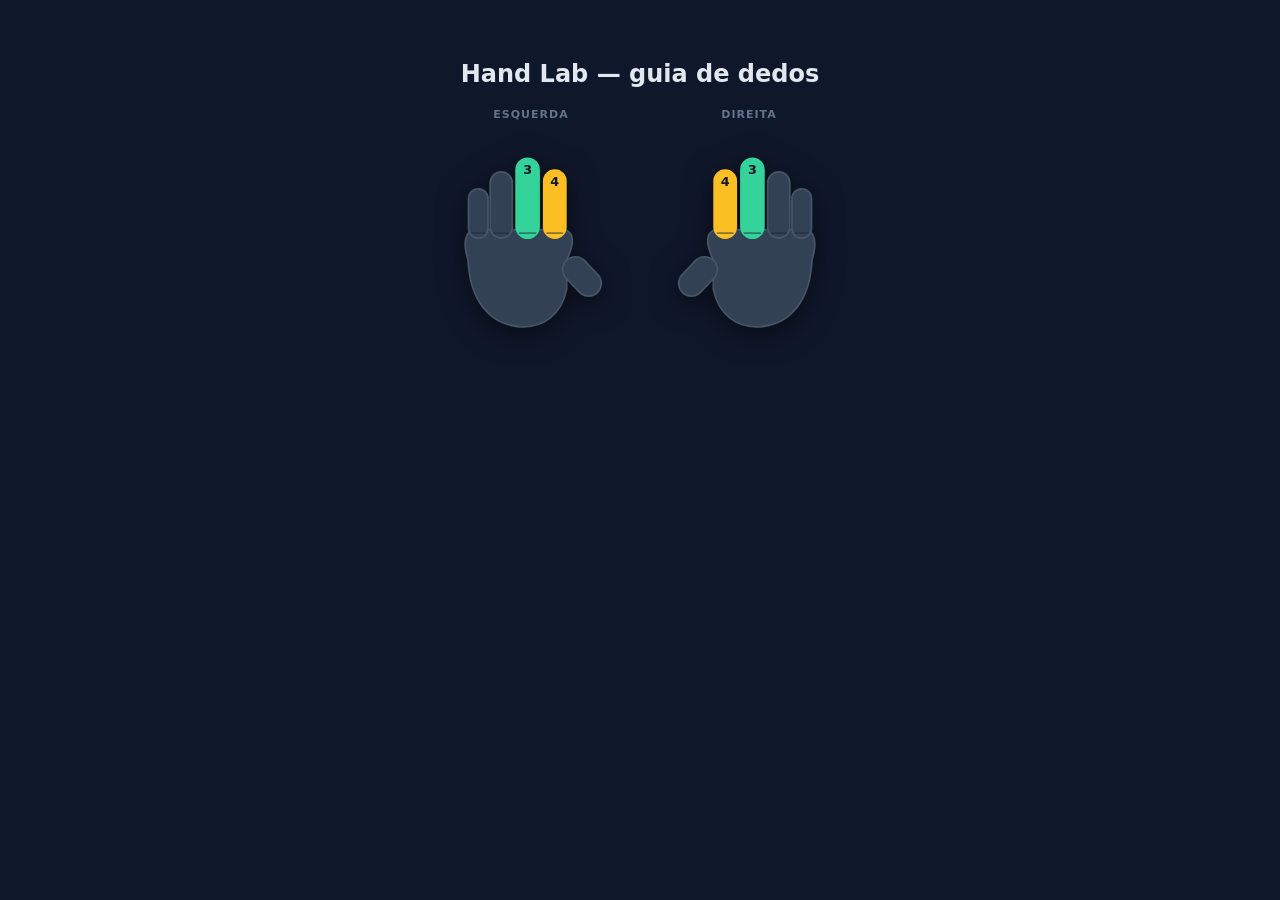
<file: hand-lab.html>
<!DOCTYPE html>
<html lang="pt-BR">
<head>
<meta charset="UTF-8">
<meta name="viewport" content="width=device-width, initial-scale=1.0">
<title>Hand Lab</title>
<style>
  body { margin:0; background:#0F172A; font-family:'Segoe UI',system-ui,sans-serif; color:#E2E8F0; padding:40px; }
  .row { display:flex; gap:48px; align-items:flex-end; justify-content:center; }
  .col { display:flex; flex-direction:column; align-items:center; gap:8px; }
  .lbl { font-size:11px; letter-spacing:1px; color:#64748B; text-transform:uppercase; font-weight:700; }
  h2 { text-align:center; font-weight:800; }
</style>
</head>
<body>
<h2>Hand Lab — guia de dedos</h2>
<div class="row" id="stage"></div>

<script>
// fingers: 1 pinky, 2 ring, 3 middle, 4 index, 5 thumb
const cores = ['', '#A78BFA', '#60A5FA', '#34D399', '#FBBF24', '#F87171'];
const nomes = ['', 'Mínimo', 'Anelar', 'Médio', 'Indicador', 'Polegar'];
const ativos = new Set([3,4]); // test highlight middle + index

function hand(side) {
  // Design on a RIGHT hand, palm-down, back view, fingers up. Mirror for left.
  // viewBox 0 0 200 250. Wrist bottom-center, knuckles ~y115, fingertips vary.
  // Finger geometry: {cx of base, baseY, tipY, width}
  // For right hand: index leftmost(4) ... pinky rightmost(1), thumb(5) off to left & low.
  const fingers = {
    4: { cx: 72,  tipY: 44, w: 26 },  // index
    3: { cx: 104, tipY: 30, w: 27 },  // middle (longest)
    2: { cx: 135, tipY: 46, w: 26 },  // ring
    1: { cx: 162, tipY: 66, w: 23 },  // pinky (shortest)
  };
  const knuckleY = 118;
  const thumb = { bx: 58, by: 150, tx: 22, ty: 188, w: 30 };

  let shapes = '';
  const labels = []; // {x,y,txt} in right-hand coords
  // palm: rounded shape from wrist up to knuckle line, fanning out
  const palm = `M58,150
    C 48,128 50,118 60,114
    L 168,114
    C 178,118 180,130 174,150
    C 172,196 150,224 116,228
    C 86,231 64,214 58,184 Z`;
  shapes += `<path d="${palm}" fill="var(--skin)" stroke="var(--skinEdge)" stroke-width="2"/>`;

  // each finger as a capsule from knuckle to tip
  for (const f of [4,3,2,1]) {
    const fg = fingers[f];
    const on = ativos.has(f);
    const col = on ? cores[f] : 'var(--skin)';
    const edge = on ? col : 'var(--skinEdge)';
    const half = fg.w/2;
    const top = fg.tipY;
    const bot = knuckleY + 6;
    shapes += `<rect x="${fg.cx-half}" y="${top}" width="${fg.w}" height="${bot-top}" rx="${half}"
      fill="${col}" stroke="${edge}" stroke-width="2"/>`;
    // knuckle crease line
    shapes += `<line x1="${fg.cx-half+4}" y1="${knuckleY}" x2="${fg.cx+half-4}" y2="${knuckleY}" stroke="var(--crease)" stroke-width="2" stroke-linecap="round" opacity="0.5"/>`;
    if (on) labels.push({ x: fg.cx, y: top+19, txt: f });
  }
  // thumb capsule (rotated)
  {
    const f = 5; const on = ativos.has(f);
    const col = on ? cores[f] : 'var(--skin)';
    const edge = on ? col : 'var(--skinEdge)';
    const dx = thumb.tx-thumb.bx, dy = thumb.ty-thumb.by;
    const len = Math.hypot(dx,dy);
    const ang = Math.atan2(dy,dx)*180/Math.PI;
    shapes += `<g transform="translate(${thumb.bx},${thumb.by}) rotate(${ang})">
      <rect x="0" y="${-thumb.w/2}" width="${len}" height="${thumb.w}" rx="${thumb.w/2}" fill="${col}" stroke="${edge}" stroke-width="2"/>
    </g>`;
    if (on) labels.push({ x: (thumb.bx+thumb.tx)/2, y: (thumb.by+thumb.ty)/2+5, txt: 5 });
  }

  const flip = side==='left';
  const shapeTransform = flip ? 'scale(-1,1) translate(-200,0)' : '';
  // labels drawn upright; mirror only their x position for the left hand
  const labelSvg = labels.map(l => {
    const x = flip ? 200 - l.x : l.x;
    return `<text x="${x}" y="${l.y}" text-anchor="middle" fill="#0F172A" font-size="15" font-weight="900" font-family="system-ui">${l.txt}</text>`;
  }).join('');

  return `<svg width="170" height="220" viewBox="0 0 200 250"
    style="--skin:#334155;--skinEdge:#475569;--crease:#1E293B;filter:drop-shadow(0 6px 14px rgba(0,0,0,.5))">
    <g transform="${shapeTransform}">${shapes}</g>
    ${labelSvg}
  </svg>`;
}

document.getElementById('stage').innerHTML = `
  <div class="col"><span class="lbl">Esquerda</span>${hand('left')}</div>
  <div class="col"><span class="lbl">Direita</span>${hand('right')}</div>
`;
</script>
</body>
</html>
</file>
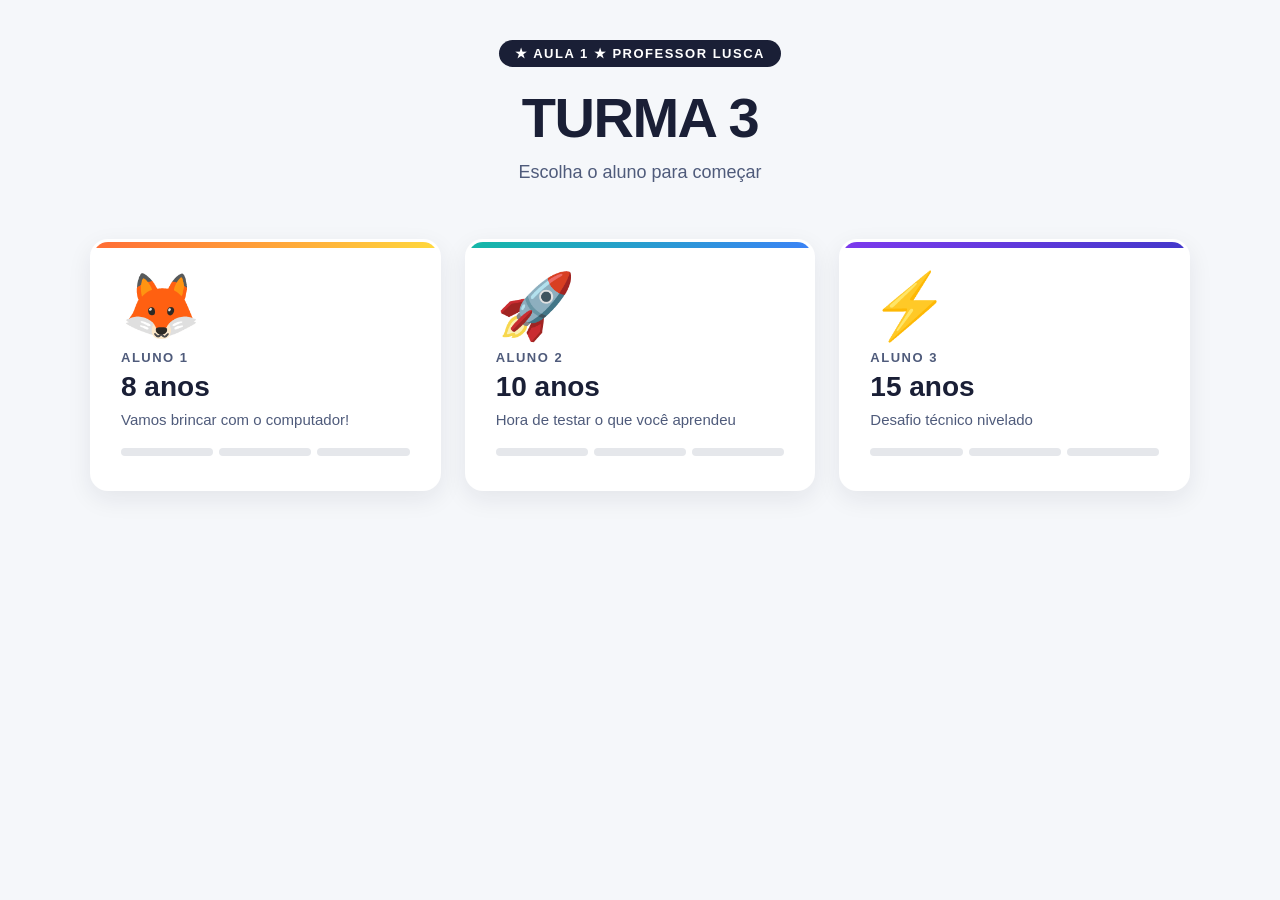
<file: quiz_turma3.html>
<!DOCTYPE html>
<html lang="pt-BR">
<head>
<meta charset="UTF-8">
<meta name="viewport" content="width=device-width, initial-scale=1.0">
<title>TURMA 3 — Aula de Informática</title>
<style>
  * { margin: 0; padding: 0; box-sizing: border-box; }

  :root {
    --bg: #F5F7FA;
    --ink: #1A1F36;
    --ink-soft: #4F5B7B;
    --card: #FFFFFF;
    --shadow: 0 8px 24px rgba(26, 31, 54, 0.08);
    --shadow-lg: 0 16px 40px rgba(26, 31, 54, 0.12);
    --radius: 18px;
    --radius-sm: 12px;

    --s1-main: #FF6B35;
    --s1-soft: #FFE5D9;
    --s1-grad: linear-gradient(135deg, #FF6B35 0%, #FFD93D 100%);

    --s2-main: #14B8A6;
    --s2-soft: #CCFBF1;
    --s2-grad: linear-gradient(135deg, #14B8A6 0%, #3B82F6 100%);

    --s3-main: #7C3AED;
    --s3-soft: #EDE9FE;
    --s3-grad: linear-gradient(135deg, #7C3AED 0%, #4338CA 100%);

    --green: #10B981;
    --red: #EF4444;
    --yellow: #F59E0B;
  }

  body {
    font-family: -apple-system, BlinkMacSystemFont, "Segoe UI", Roboto, "Helvetica Neue", sans-serif;
    background: var(--bg);
    color: var(--ink);
    min-height: 100vh;
    overflow-x: hidden;
  }

  /* === Layout base === */
  .screen { display: none; min-height: 100vh; padding: 40px 24px; }
  .screen.active { display: block; }
  .container { max-width: 1100px; margin: 0 auto; }

  /* === Botões === */
  .btn {
    display: inline-flex; align-items: center; justify-content: center; gap: 8px;
    padding: 14px 28px; border: none; border-radius: var(--radius-sm);
    font-size: 16px; font-weight: 600; cursor: pointer;
    background: var(--ink); color: white;
    transition: transform 0.15s ease, box-shadow 0.15s ease, opacity 0.15s ease;
    text-decoration: none;
  }
  .btn:hover { transform: translateY(-2px); box-shadow: var(--shadow); }
  .btn:active { transform: translateY(0); }
  .btn.ghost { background: transparent; color: var(--ink); border: 2px solid #E5E7EB; }
  .btn.ghost:hover { border-color: var(--ink); }
  .btn.success { background: var(--green); }
  .btn.danger { background: var(--red); }

  /* ============================
     TELA INICIAL — escolha aluno
     ============================ */
  .home-header { text-align: center; margin-bottom: 56px; }
  .home-tag {
    display: inline-block; padding: 6px 16px; background: var(--ink); color: white;
    border-radius: 999px; font-size: 13px; font-weight: 700; letter-spacing: 1.5px;
    margin-bottom: 18px;
  }
  .home-title { font-size: 56px; font-weight: 800; letter-spacing: -1.5px; margin-bottom: 12px; }
  .home-sub { font-size: 18px; color: var(--ink-soft); }

  .students-grid {
    display: grid; grid-template-columns: repeat(auto-fit, minmax(280px, 1fr));
    gap: 24px; margin-top: 32px;
  }
  .student-card {
    background: var(--card); border-radius: var(--radius); padding: 32px 28px;
    cursor: pointer; transition: transform 0.2s ease, box-shadow 0.2s ease;
    border: 3px solid transparent; box-shadow: var(--shadow); position: relative;
    overflow: hidden;
  }
  .student-card::before {
    content: ""; position: absolute; top: 0; left: 0; right: 0; height: 6px;
  }
  .student-card[data-s="1"]::before { background: var(--s1-grad); }
  .student-card[data-s="2"]::before { background: var(--s2-grad); }
  .student-card[data-s="3"]::before { background: var(--s3-grad); }

  .student-card:hover { transform: translateY(-6px); box-shadow: var(--shadow-lg); }
  .student-card[data-s="1"]:hover { border-color: var(--s1-main); }
  .student-card[data-s="2"]:hover { border-color: var(--s2-main); }
  .student-card[data-s="3"]:hover { border-color: var(--s3-main); }

  .student-emoji { font-size: 64px; margin-bottom: 12px; line-height: 1; }
  .student-num { font-size: 13px; font-weight: 700; letter-spacing: 1.5px; color: var(--ink-soft); margin-bottom: 6px; }
  .student-name { font-size: 28px; font-weight: 800; margin-bottom: 8px; }
  .student-age { color: var(--ink-soft); font-size: 15px; margin-bottom: 20px; }
  .student-progress { display: flex; gap: 6px; margin-top: 16px; }
  .progress-dot {
    flex: 1; height: 8px; background: #E5E7EB; border-radius: 4px;
  }
  .progress-dot.done {
    background: var(--green);
  }

  /* ============================
     MENU DO ALUNO
     ============================ */
  .student-header {
    display: flex; align-items: center; justify-content: space-between;
    margin-bottom: 40px;
  }
  .student-header-info { display: flex; align-items: center; gap: 18px; }
  .student-avatar {
    width: 64px; height: 64px; border-radius: 50%; display: flex;
    align-items: center; justify-content: center; font-size: 32px;
  }
  .student-avatar[data-s="1"] { background: var(--s1-grad); }
  .student-avatar[data-s="2"] { background: var(--s2-grad); }
  .student-avatar[data-s="3"] { background: var(--s3-grad); }
  .student-title { font-size: 24px; font-weight: 800; }
  .student-subtitle { color: var(--ink-soft); font-size: 14px; }

  .activities-grid {
    display: grid; grid-template-columns: repeat(auto-fit, minmax(280px, 1fr));
    gap: 24px;
  }
  .activity-card {
    background: var(--card); border-radius: var(--radius); padding: 32px 28px;
    cursor: pointer; transition: transform 0.2s ease, box-shadow 0.2s ease;
    box-shadow: var(--shadow); position: relative; overflow: hidden;
  }
  .activity-card:hover { transform: translateY(-4px); box-shadow: var(--shadow-lg); }
  .activity-number {
    position: absolute; top: 24px; right: 28px;
    font-size: 64px; font-weight: 900; color: rgba(0,0,0,0.05);
  }
  .activity-icon { font-size: 48px; margin-bottom: 16px; }
  .activity-title { font-size: 22px; font-weight: 800; margin-bottom: 6px; }
  .activity-desc { color: var(--ink-soft); font-size: 14px; line-height: 1.5; }
  .activity-status {
    display: inline-block; margin-top: 16px; padding: 4px 12px;
    border-radius: 999px; font-size: 12px; font-weight: 700;
    background: #E5E7EB; color: var(--ink-soft);
  }
  .activity-status.done { background: #D1FAE5; color: var(--green); }

  /* ============================
     QUIZ
     ============================ */
  .quiz-header { margin-bottom: 32px; }
  .quiz-progress-bar {
    height: 10px; background: #E5E7EB; border-radius: 5px;
    overflow: hidden; margin-top: 12px;
  }
  .quiz-progress-fill {
    height: 100%; background: var(--ink); border-radius: 5px;
    transition: width 0.3s ease;
  }
  .quiz-progress-fill[data-s="1"] { background: var(--s1-main); }
  .quiz-progress-fill[data-s="2"] { background: var(--s2-main); }
  .quiz-progress-fill[data-s="3"] { background: var(--s3-main); }

  .quiz-question {
    background: var(--card); padding: 40px; border-radius: var(--radius);
    box-shadow: var(--shadow); margin-bottom: 24px;
  }
  .quiz-q-num {
    font-size: 14px; font-weight: 700; color: var(--ink-soft);
    letter-spacing: 1.5px; margin-bottom: 12px;
  }
  .quiz-q-text { font-size: 28px; font-weight: 700; line-height: 1.3; }

  .quiz-options { display: grid; gap: 12px; }
  .quiz-option {
    background: var(--card); padding: 20px 24px; border-radius: var(--radius-sm);
    box-shadow: var(--shadow); cursor: pointer; font-size: 18px; font-weight: 600;
    border: 3px solid transparent; transition: all 0.15s ease; text-align: left;
    display: flex; align-items: center; gap: 16px;
  }
  .quiz-option:hover { transform: translateX(4px); border-color: var(--ink); }
  .quiz-option.correct {
    background: #D1FAE5; border-color: var(--green); color: #064E3B;
  }
  .quiz-option.wrong {
    background: #FEE2E2; border-color: var(--red); color: #7F1D1D;
  }
  .quiz-option.disabled { pointer-events: none; opacity: 0.5; }
  .quiz-option-letter {
    width: 40px; height: 40px; border-radius: 50%; background: #F3F4F6;
    display: flex; align-items: center; justify-content: center;
    font-weight: 800; flex-shrink: 0;
  }
  .quiz-option.correct .quiz-option-letter { background: var(--green); color: white; }
  .quiz-option.wrong .quiz-option-letter { background: var(--red); color: white; }

  .quiz-feedback {
    padding: 20px; border-radius: var(--radius-sm); margin-top: 16px;
    font-size: 16px; font-weight: 600; display: none;
  }
  .quiz-feedback.show { display: block; }
  .quiz-feedback.correct { background: #D1FAE5; color: #064E3B; }
  .quiz-feedback.wrong { background: #FEE2E2; color: #7F1D1D; }

  /* Resultado do quiz */
  .result-screen {
    text-align: center; background: var(--card); padding: 60px 40px;
    border-radius: var(--radius); box-shadow: var(--shadow);
  }
  .result-emoji { font-size: 96px; margin-bottom: 20px; }
  .result-title { font-size: 36px; font-weight: 800; margin-bottom: 12px; }
  .result-score {
    font-size: 72px; font-weight: 900; margin: 20px 0;
  }
  .result-score[data-s="1"] { color: var(--s1-main); }
  .result-score[data-s="2"] { color: var(--s2-main); }
  .result-score[data-s="3"] { color: var(--s3-main); }
  .result-msg { font-size: 18px; color: var(--ink-soft); margin-bottom: 32px; }

  /* ============================
     PAINT (canvas)
     ============================ */
  .paint-layout {
    display: grid; grid-template-columns: 220px 1fr; gap: 20px;
    margin-top: 8px;
  }
  .paint-toolbar {
    background: var(--card); border-radius: var(--radius); padding: 20px;
    box-shadow: var(--shadow); display: flex; flex-direction: column; gap: 20px;
    height: fit-content;
  }
  .tool-section { display: flex; flex-direction: column; gap: 8px; }
  .tool-label { font-size: 12px; font-weight: 700; letter-spacing: 1px; color: var(--ink-soft); }
  .color-grid { display: grid; grid-template-columns: repeat(5, 1fr); gap: 6px; }
  .color-swatch {
    aspect-ratio: 1; border-radius: 6px; cursor: pointer; border: 3px solid transparent;
    transition: transform 0.1s ease;
  }
  .color-swatch:hover { transform: scale(1.1); }
  .color-swatch.active { border-color: var(--ink); transform: scale(1.1); }
  .size-row { display: flex; gap: 8px; align-items: center; }
  .size-btn {
    flex: 1; padding: 8px; border: 2px solid #E5E7EB; background: white;
    border-radius: 8px; cursor: pointer; display: flex; align-items: center;
    justify-content: center; transition: all 0.15s ease;
  }
  .size-btn.active { border-color: var(--ink); background: var(--ink); }
  .size-btn.active .size-dot { background: white; }
  .size-dot { background: var(--ink); border-radius: 50%; }
  .tool-actions { display: flex; flex-direction: column; gap: 8px; }
  .tool-btn {
    padding: 10px 14px; border: 2px solid #E5E7EB; background: white;
    border-radius: 8px; cursor: pointer; font-weight: 600; font-size: 14px;
    transition: all 0.15s ease; display: flex; align-items: center; gap: 8px;
  }
  .tool-btn:hover { border-color: var(--ink); }
  .tool-btn.active { background: var(--ink); color: white; border-color: var(--ink); }

  .canvas-wrap {
    background: var(--card); border-radius: var(--radius); padding: 12px;
    box-shadow: var(--shadow);
  }
  #paintCanvas {
    background: white; border-radius: var(--radius-sm); display: block;
    width: 100%; height: auto; cursor: crosshair;
    border: 1px solid #E5E7EB;
  }

  /* ============================
     WORD (editor)
     ============================ */
  .word-toolbar {
    background: var(--card); border-radius: var(--radius); padding: 16px;
    box-shadow: var(--shadow); display: flex; flex-wrap: wrap; gap: 8px;
    align-items: center; margin-bottom: 16px;
  }
  .word-divider { width: 1px; height: 28px; background: #E5E7EB; margin: 0 4px; }
  .word-btn {
    width: 40px; height: 40px; border: 2px solid #E5E7EB; background: white;
    border-radius: 8px; cursor: pointer; font-weight: 700; font-size: 16px;
    display: flex; align-items: center; justify-content: center;
    transition: all 0.15s ease;
  }
  .word-btn:hover { border-color: var(--ink); }
  .word-btn.active { background: var(--ink); color: white; }
  .word-color-input { width: 40px; height: 40px; border: 2px solid #E5E7EB; border-radius: 8px; cursor: pointer; background: white; }
  .word-select {
    height: 40px; padding: 0 12px; border: 2px solid #E5E7EB; border-radius: 8px;
    font-size: 14px; font-weight: 600; cursor: pointer; background: white;
  }
  .word-prompt {
    background: #FEF3C7; border-left: 4px solid var(--yellow); padding: 16px 20px;
    border-radius: var(--radius-sm); margin-bottom: 16px;
  }
  .word-prompt-title { font-weight: 800; font-size: 14px; letter-spacing: 1px; margin-bottom: 6px; color: #92400E; }
  .word-prompt-text { color: #78350F; font-size: 15px; line-height: 1.5; }
  #wordEditor {
    background: white; min-height: 500px; padding: 40px 50px;
    border-radius: var(--radius); box-shadow: var(--shadow);
    font-size: 16px; line-height: 1.6; outline: none;
    font-family: Georgia, "Times New Roman", serif;
  }
  #wordEditor:focus { box-shadow: var(--shadow-lg); }

  /* === Top bar (volta/sair) === */
  .top-bar {
    display: flex; justify-content: space-between; align-items: center;
    margin-bottom: 28px;
  }
  .top-bar-title { font-size: 22px; font-weight: 800; }

  @media (max-width: 720px) {
    .home-title { font-size: 36px; }
    .paint-layout { grid-template-columns: 1fr; }
    .quiz-q-text { font-size: 22px; }
  }
</style>
</head>
<body>

<!-- ====================== TELA: HOME ====================== -->
<div class="screen active" id="screen-home">
  <div class="container">
    <div class="home-header">
      <div class="home-tag">★ AULA 1 ★ PROFESSOR LUSCA</div>
      <h1 class="home-title">TURMA 3</h1>
      <p class="home-sub">Escolha o aluno para começar</p>
    </div>

    <div class="students-grid">
      <div class="student-card" data-s="1" onclick="selectStudent(1)">
        <div class="student-emoji">🦊</div>
        <div class="student-num">ALUNO 1</div>
        <div class="student-name">8 anos</div>
        <div class="student-age">Vamos brincar com o computador!</div>
        <div class="student-progress">
          <div class="progress-dot" id="dot-1-quiz"></div>
          <div class="progress-dot" id="dot-1-paint"></div>
          <div class="progress-dot" id="dot-1-word"></div>
        </div>
      </div>

      <div class="student-card" data-s="2" onclick="selectStudent(2)">
        <div class="student-emoji">🚀</div>
        <div class="student-num">ALUNO 2</div>
        <div class="student-name">10 anos</div>
        <div class="student-age">Hora de testar o que você aprendeu</div>
        <div class="student-progress">
          <div class="progress-dot" id="dot-2-quiz"></div>
          <div class="progress-dot" id="dot-2-paint"></div>
          <div class="progress-dot" id="dot-2-word"></div>
        </div>
      </div>

      <div class="student-card" data-s="3" onclick="selectStudent(3)">
        <div class="student-emoji">⚡</div>
        <div class="student-num">ALUNO 3</div>
        <div class="student-name">15 anos</div>
        <div class="student-age">Desafio técnico nivelado</div>
        <div class="student-progress">
          <div class="progress-dot" id="dot-3-quiz"></div>
          <div class="progress-dot" id="dot-3-paint"></div>
          <div class="progress-dot" id="dot-3-word"></div>
        </div>
      </div>
    </div>
  </div>
</div>

<!-- ====================== TELA: MENU DO ALUNO ====================== -->
<div class="screen" id="screen-student">
  <div class="container">
    <div class="top-bar">
      <button class="btn ghost" onclick="goHome()">← Voltar para a turma</button>
    </div>

    <div class="student-header">
      <div class="student-header-info">
        <div class="student-avatar" id="studentAvatar"></div>
        <div>
          <div class="student-title" id="studentTitle"></div>
          <div class="student-subtitle" id="studentSubtitle"></div>
        </div>
      </div>
    </div>

    <div class="activities-grid">
      <div class="activity-card" onclick="startQuiz()">
        <div class="activity-number">1</div>
        <div class="activity-icon">🧠</div>
        <div class="activity-title">Quiz</div>
        <div class="activity-desc">Perguntas sobre o que aprendeu na aula. Você ganha um ponto por resposta certa.</div>
        <span class="activity-status" id="status-quiz">Não fez ainda</span>
      </div>

      <div class="activity-card" onclick="startPaint()">
        <div class="activity-number">2</div>
        <div class="activity-icon">🎨</div>
        <div class="activity-title">Desenho</div>
        <div class="activity-desc">Solta a criatividade. Estilo Paint, com pincéis e cores.</div>
        <span class="activity-status" id="status-paint">Não fez ainda</span>
      </div>

      <div class="activity-card" onclick="startWord()">
        <div class="activity-number">3</div>
        <div class="activity-icon">📝</div>
        <div class="activity-title">Texto</div>
        <div class="activity-desc">Editor estilo Word. Escreva, formate e salve.</div>
        <span class="activity-status" id="status-word">Não fez ainda</span>
      </div>
    </div>
  </div>
</div>

<!-- ====================== TELA: QUIZ ====================== -->
<div class="screen" id="screen-quiz">
  <div class="container">
    <div class="top-bar">
      <button class="btn ghost" onclick="goToStudent()">← Voltar</button>
      <div class="top-bar-title" id="quizTitle"></div>
    </div>

    <div class="quiz-header">
      <div style="display:flex; justify-content:space-between; margin-bottom: 6px;">
        <span style="font-weight:700; font-size:14px;" id="quizCounter"></span>
        <span style="font-weight:700; font-size:14px;" id="quizScore"></span>
      </div>
      <div class="quiz-progress-bar">
        <div class="quiz-progress-fill" id="quizProgressFill"></div>
      </div>
    </div>

    <div id="quizContent"></div>
  </div>
</div>

<!-- ====================== TELA: PAINT ====================== -->
<div class="screen" id="screen-paint">
  <div class="container">
    <div class="top-bar">
      <button class="btn ghost" onclick="goToStudent()">← Voltar</button>
      <div class="top-bar-title">🎨 Desenho</div>
    </div>

    <div class="word-prompt" id="paintPrompt"></div>

    <div class="paint-layout">
      <div class="paint-toolbar">
        <div class="tool-section">
          <div class="tool-label">CORES</div>
          <div class="color-grid" id="colorGrid"></div>
        </div>

        <div class="tool-section">
          <div class="tool-label">PINCEL</div>
          <div class="size-row" id="sizeRow"></div>
        </div>

        <div class="tool-section">
          <div class="tool-label">FERRAMENTAS</div>
          <div class="tool-actions">
            <button class="tool-btn" id="brushBtn" onclick="setTool('brush')">✏️ Pincel</button>
            <button class="tool-btn" id="eraserBtn" onclick="setTool('eraser')">🧽 Borracha</button>
          </div>
        </div>

        <div class="tool-section">
          <div class="tool-label">AÇÕES</div>
          <div class="tool-actions">
            <button class="tool-btn" onclick="clearCanvas()">🗑️ Limpar tudo</button>
            <button class="tool-btn" onclick="saveCanvas()" style="background: var(--green); color: white; border-color: var(--green);">💾 Salvar imagem</button>
            <button class="tool-btn" onclick="finishPaint()" style="background: var(--ink); color: white; border-color: var(--ink);">✓ Concluir</button>
          </div>
        </div>
      </div>

      <div class="canvas-wrap">
        <canvas id="paintCanvas" width="900" height="600"></canvas>
      </div>
    </div>
  </div>
</div>

<!-- ====================== TELA: WORD ====================== -->
<div class="screen" id="screen-word">
  <div class="container">
    <div class="top-bar">
      <button class="btn ghost" onclick="goToStudent()">← Voltar</button>
      <div class="top-bar-title">📝 Texto</div>
    </div>

    <div class="word-prompt" id="wordPrompt"></div>

    <div class="word-toolbar">
      <button class="word-btn" onclick="formatDoc('bold')" title="Negrito"><b>N</b></button>
      <button class="word-btn" onclick="formatDoc('italic')" title="Itálico"><i>I</i></button>
      <button class="word-btn" onclick="formatDoc('underline')" title="Sublinhado"><u>S</u></button>
      <div class="word-divider"></div>
      <select class="word-select" onchange="changeFontSize(this.value)">
        <option value="">Tamanho</option>
        <option value="2">Pequeno</option>
        <option value="3" selected>Normal</option>
        <option value="5">Grande</option>
        <option value="6">Muito grande</option>
      </select>
      <select class="word-select" onchange="changeFontFamily(this.value)">
        <option value="">Fonte</option>
        <option value="Georgia, 'Times New Roman', serif" selected>Georgia</option>
        <option value="Arial, sans-serif">Arial</option>
        <option value="'Courier New', monospace">Courier</option>
        <option value="'Comic Sans MS', cursive">Comic Sans</option>
      </select>
      <input type="color" class="word-color-input" oninput="formatDoc('foreColor', this.value)" title="Cor do texto" value="#000000">
      <div class="word-divider"></div>
      <button class="word-btn" onclick="formatDoc('justifyLeft')" title="Alinhar à esquerda">⫷</button>
      <button class="word-btn" onclick="formatDoc('justifyCenter')" title="Centralizar">≡</button>
      <button class="word-btn" onclick="formatDoc('justifyRight')" title="Alinhar à direita">⫸</button>
      <div class="word-divider"></div>
      <button class="word-btn" onclick="formatDoc('insertUnorderedList')" title="Lista">•</button>
      <div class="word-divider"></div>
      <button class="btn success" onclick="saveWord()" style="height: 40px; padding: 0 16px;">💾 Salvar</button>
      <button class="btn" onclick="finishWord()" style="height: 40px; padding: 0 16px;">✓ Concluir</button>
    </div>

    <div id="wordEditor" contenteditable="true"></div>
  </div>
</div>


<script>
  // ===================== DADOS DOS QUIZZES =====================
  const QUIZZES = {
    1: [ // 8 anos
      { q: "O MOUSE é hardware ou software?", options: ["Hardware (a gente toca)", "Software (não pode tocar)"], correct: 0 },
      { q: "Qual destes você pode TOCAR com a mão?", options: ["O Google Chrome", "O teclado", "A internet"], correct: 1 },
      { q: "Qual destes é um NAVEGADOR?", options: ["Word", "Chrome", "WhatsApp"], correct: 1 },
      { q: "Onde a gente VÊ a imagem do computador?", options: ["No mouse", "No monitor", "No teclado"], correct: 1 },
      { q: "Para que serve o MOUSE?", options: ["Tocar música", "Mover a setinha na tela", "Imprimir papel"], correct: 1 },
      { q: "O Windows é o quê?", options: ["Hardware (peça do computador)", "Software (programa)"], correct: 1 },
      { q: "Para digitar letras eu uso o…", options: ["Mouse", "Teclado", "Monitor"], correct: 1 }
    ],
    2: [ // 10 anos
      { q: "Hardware é a parte…", options: ["Física do computador (que dá pra tocar)", "Digital do computador (programas)", "De som do computador"], correct: 0 },
      { q: "O que são softwares?", options: ["Os fios e cabos do PC", "Os programas e arquivos", "Os parafusos do gabinete"], correct: 1 },
      { q: "Qual destes NÃO é navegador?", options: ["Google Chrome", "Microsoft Edge", "Microsoft Word", "Mozilla Firefox"], correct: 2 },
      { q: "Para que serve um navegador?", options: ["Para abrir sites na internet", "Para digitar textos", "Para fazer contas matemáticas"], correct: 0 },
      { q: "Onde no navegador eu escrevo o endereço de um site?", options: ["Na barra de endereço (em cima)", "Na barra de tarefas do Windows", "Dentro de um arquivo Word"], correct: 0 },
      { q: "O Windows é um…", options: ["Aplicativo qualquer", "Sistema operacional", "Tipo de vírus"], correct: 1 },
      { q: "Para que serve um antivírus?", options: ["Limpar a tela do PC", "Proteger contra programas ruins (vírus)", "Aumentar a velocidade da internet"], correct: 1 },
      { q: "Qual destes é HARDWARE?", options: ["Pen drive", "WhatsApp", "Roblox"], correct: 0 }
    ],
    3: [ // 15 anos
      { q: "Qual a principal função de um sistema operacional?", options: ["Editar fotos", "Gerenciar o hardware e os outros programas", "Conectar à internet"], correct: 1 },
      { q: "Qual destes é um SISTEMA OPERACIONAL, não um aplicativo?", options: ["Photoshop", "Linux Ubuntu", "Spotify"], correct: 1 },
      { q: "O Android é…", options: ["Hardware (chip do celular)", "Software (sistema operacional)", "Um aplicativo qualquer"], correct: 1 },
      { q: "Qual destes navegadores usa o mesmo motor (Chromium) do Chrome?", options: ["Mozilla Firefox", "Microsoft Edge", "Safari"], correct: 1 },
      { q: "O que faz um antivírus?", options: ["Acelera o processador do PC", "Detecta e remove programas maliciosos", "Aumenta a memória RAM"], correct: 1 },
      { q: "Qual é o sinal mais confiável de que um site é seguro?", options: ["Ter muitas propagandas piscando", "Ter cadeado HTTPS na barra de endereço", "Ter cores bonitas e fundo escuro"], correct: 1 },
      { q: "O que é firmware?", options: ["Software de baixo nível que controla o hardware diretamente", "Um tipo de hardware feito de plástico", "Um tipo de vírus difícil de remover"], correct: 0 },
      { q: "Em qual década surgiu a ARPANET, ancestral da internet?", options: ["Anos 1950", "Anos 1960", "Anos 1990"], correct: 1 }
    ]
  };

  const STUDENT_INFO = {
    1: { emoji: "🦊", name: "Aluno 1 — 8 anos", subtitle: "Modo aprendiz" },
    2: { emoji: "🚀", name: "Aluno 2 — 10 anos", subtitle: "Modo explorador" },
    3: { emoji: "⚡", name: "Aluno 3 — 15 anos", subtitle: "Modo técnico" }
  };

  const PAINT_PROMPTS = {
    1: { title: "DESAFIO DO DESENHO", text: "Desenhe um computador! Não esqueça o monitor, o teclado e o mouse. Capricha nas cores!" },
    2: { title: "DESAFIO DO DESENHO", text: "Desenhe sua mesa de trabalho dos sonhos: monitor, teclado, mouse e tudo o que você quiser ter perto." },
    3: { title: "DESAFIO DO DESENHO", text: "Crie um \"infográfico simples\" mostrando a diferença entre hardware e software. Use desenhos e palavras." }
  };

  const WORD_PROMPTS = {
    1: { title: "ESCREVA AQUI", text: "Conte o que você aprendeu hoje! Pode escrever sobre o computador, o mouse, o teclado ou qualquer coisa da aula." },
    2: { title: "ESCREVA AQUI", text: "Escreva um texto curto explicando, com suas palavras, a diferença entre hardware e software. Dê pelo menos 2 exemplos de cada." },
    3: { title: "ESCREVA AQUI", text: "Redija um pequeno texto (mínimo 5 linhas) explicando o que é hardware, software, navegador e antivírus, citando exemplos. Use formatação para destacar os termos principais." }
  };

  // ===================== ESTADO =====================
  let state = {
    studentId: null,
    quizIndex: 0,
    quizScore: 0,
    quizAnswered: false
  };

  const STORAGE_KEY = "turma3_aula1";

  function loadProgress() {
    try {
      const raw = localStorage.getItem(STORAGE_KEY);
      return raw ? JSON.parse(raw) : { 1:{}, 2:{}, 3:{} };
    } catch (e) {
      return { 1:{}, 2:{}, 3:{} };
    }
  }
  function saveProgress(p) {
    try { localStorage.setItem(STORAGE_KEY, JSON.stringify(p)); } catch (e) {}
  }

  // ===================== NAVEGAÇÃO =====================
  function showScreen(id) {
    document.querySelectorAll(".screen").forEach(el => el.classList.remove("active"));
    document.getElementById("screen-" + id).classList.add("active");
    window.scrollTo(0, 0);
  }

  function goHome() {
    state.studentId = null;
    updateHomeDots();
    showScreen("home");
  }

  function updateHomeDots() {
    const p = loadProgress();
    [1,2,3].forEach(s => {
      document.getElementById(`dot-${s}-quiz`).classList.toggle("done", !!p[s]?.quiz);
      document.getElementById(`dot-${s}-paint`).classList.toggle("done", !!p[s]?.paint);
      document.getElementById(`dot-${s}-word`).classList.toggle("done", !!p[s]?.word);
    });
  }

  function selectStudent(id) {
    state.studentId = id;
    const info = STUDENT_INFO[id];
    document.getElementById("studentAvatar").textContent = info.emoji;
    document.getElementById("studentAvatar").setAttribute("data-s", id);
    document.getElementById("studentTitle").textContent = info.name;
    document.getElementById("studentSubtitle").textContent = info.subtitle;

    const p = loadProgress();
    const sp = p[id] || {};
    setStatus("quiz", sp.quiz);
    setStatus("paint", sp.paint);
    setStatus("word", sp.word);

    showScreen("student");
  }

  function setStatus(activity, done) {
    const el = document.getElementById("status-" + activity);
    if (done) {
      el.classList.add("done");
      if (activity === "quiz") el.textContent = `✓ Concluído — ${done.score}/${done.total}`;
      else el.textContent = "✓ Concluído";
    } else {
      el.classList.remove("done");
      el.textContent = "Não fez ainda";
    }
  }

  function goToStudent() {
    selectStudent(state.studentId);
  }

  // ===================== QUIZ =====================
  function startQuiz() {
    state.quizIndex = 0;
    state.quizScore = 0;
    state.quizAnswered = false;
    document.getElementById("quizTitle").textContent = `🧠 Quiz — ${STUDENT_INFO[state.studentId].name}`;
    renderQuestion();
    showScreen("quiz");
  }

  function renderQuestion() {
    const quiz = QUIZZES[state.studentId];
    const q = quiz[state.quizIndex];
    const total = quiz.length;
    const progress = ((state.quizIndex) / total) * 100;
    document.getElementById("quizCounter").textContent = `Pergunta ${state.quizIndex + 1} de ${total}`;
    document.getElementById("quizScore").textContent = `Pontos: ${state.quizScore}`;
    const fill = document.getElementById("quizProgressFill");
    fill.style.width = progress + "%";
    fill.setAttribute("data-s", state.studentId);

    const letters = ["A", "B", "C", "D"];
    const optionsHtml = q.options.map((opt, i) =>
      `<button class="quiz-option" onclick="answerQuestion(${i})" id="opt-${i}">
         <div class="quiz-option-letter">${letters[i]}</div>
         <div>${opt}</div>
       </button>`
    ).join("");

    document.getElementById("quizContent").innerHTML = `
      <div class="quiz-question">
        <div class="quiz-q-num">PERGUNTA ${state.quizIndex + 1}</div>
        <div class="quiz-q-text">${q.q}</div>
      </div>
      <div class="quiz-options">${optionsHtml}</div>
      <div class="quiz-feedback" id="quizFeedback"></div>
      <div style="margin-top: 20px; text-align: right;">
        <button class="btn" id="nextBtn" style="display:none;" onclick="nextQuestion()">Próxima →</button>
      </div>
    `;
    state.quizAnswered = false;
  }

  function answerQuestion(idx) {
    if (state.quizAnswered) return;
    state.quizAnswered = true;
    const quiz = QUIZZES[state.studentId];
    const q = quiz[state.quizIndex];
    const correct = q.correct;

    document.querySelectorAll(".quiz-option").forEach((el, i) => {
      el.classList.add("disabled");
      if (i === correct) el.classList.add("correct");
      else if (i === idx) el.classList.add("wrong");
    });

    const fb = document.getElementById("quizFeedback");
    if (idx === correct) {
      state.quizScore++;
      document.getElementById("quizScore").textContent = `Pontos: ${state.quizScore}`;
      fb.textContent = "✓ Correto! Mandou bem.";
      fb.className = "quiz-feedback show correct";
    } else {
      fb.innerHTML = `✗ Quase! A resposta certa é: <strong>${q.options[correct]}</strong>`;
      fb.className = "quiz-feedback show wrong";
    }

    const nextBtn = document.getElementById("nextBtn");
    nextBtn.style.display = "inline-flex";
    nextBtn.textContent = (state.quizIndex + 1 >= quiz.length) ? "Ver resultado →" : "Próxima →";
  }

  function nextQuestion() {
    const quiz = QUIZZES[state.studentId];
    state.quizIndex++;
    if (state.quizIndex >= quiz.length) {
      finishQuiz();
    } else {
      renderQuestion();
    }
  }

  function finishQuiz() {
    const quiz = QUIZZES[state.studentId];
    const total = quiz.length;
    const score = state.quizScore;
    const pct = (score / total) * 100;

    let emoji, title, msg;
    if (pct === 100) {
      emoji = "🏆"; title = "PERFEITO!"; msg = "Acertou tudo! Você é fera demais.";
    } else if (pct >= 75) {
      emoji = "🌟"; title = "Muito bom!"; msg = "Você aprendeu bastante na aula.";
    } else if (pct >= 50) {
      emoji = "👍"; title = "Bom esforço!"; msg = "Você acertou mais da metade. Revisa o que errou.";
    } else {
      emoji = "💪"; title = "Tudo bem!"; msg = "Aprender leva tempo. Tenta de novo quando quiser.";
    }

    // salva progresso
    const p = loadProgress();
    if (!p[state.studentId]) p[state.studentId] = {};
    p[state.studentId].quiz = { score, total };
    saveProgress(p);

    document.getElementById("quizContent").innerHTML = `
      <div class="result-screen">
        <div class="result-emoji">${emoji}</div>
        <div class="result-title">${title}</div>
        <div class="result-score" data-s="${state.studentId}">${score} / ${total}</div>
        <div class="result-msg">${msg}</div>
        <div style="display:flex; gap:12px; justify-content:center; flex-wrap:wrap;">
          <button class="btn ghost" onclick="startQuiz()">↻ Refazer</button>
          <button class="btn" onclick="goToStudent()">Voltar ao menu</button>
        </div>
      </div>
    `;
    document.getElementById("quizCounter").textContent = "Resultado final";
    document.getElementById("quizProgressFill").style.width = "100%";
  }

  // ===================== PAINT =====================
  const PAINT_COLORS = [
    "#000000","#EF4444","#F59E0B","#10B981","#3B82F6",
    "#8B5CF6","#EC4899","#06B6D4","#84CC16","#FFFFFF"
  ];
  const BRUSH_SIZES = [3, 6, 12, 24];

  let paintState = {
    drawing: false, color: "#000000", size: 6, tool: "brush",
    lastX: 0, lastY: 0, ctx: null, canvas: null
  };

  function initPaintControls() {
    const grid = document.getElementById("colorGrid");
    grid.innerHTML = PAINT_COLORS.map((c, i) =>
      `<div class="color-swatch ${c === paintState.color ? 'active' : ''}" 
            style="background:${c}; ${c === '#FFFFFF' ? 'border:1px solid #E5E7EB;' : ''}" 
            onclick="setPaintColor('${c}', this)"></div>`
    ).join("");

    const sizeRow = document.getElementById("sizeRow");
    sizeRow.innerHTML = BRUSH_SIZES.map(s =>
      `<div class="size-btn ${s === paintState.size ? 'active' : ''}" onclick="setBrushSize(${s}, this)">
         <div class="size-dot" style="width:${s}px; height:${s}px;"></div>
       </div>`
    ).join("");

    document.getElementById("brushBtn").classList.toggle("active", paintState.tool === "brush");
    document.getElementById("eraserBtn").classList.toggle("active", paintState.tool === "eraser");
  }

  function setPaintColor(c, el) {
    paintState.color = c;
    paintState.tool = "brush";
    document.querySelectorAll(".color-swatch").forEach(s => s.classList.remove("active"));
    el.classList.add("active");
    document.getElementById("brushBtn").classList.add("active");
    document.getElementById("eraserBtn").classList.remove("active");
  }

  function setBrushSize(s, el) {
    paintState.size = s;
    document.querySelectorAll(".size-btn").forEach(b => b.classList.remove("active"));
    el.classList.add("active");
  }

  function setTool(t) {
    paintState.tool = t;
    document.getElementById("brushBtn").classList.toggle("active", t === "brush");
    document.getElementById("eraserBtn").classList.toggle("active", t === "eraser");
  }

  function startPaint() {
    const prompt = PAINT_PROMPTS[state.studentId];
    document.getElementById("paintPrompt").innerHTML =
      `<div class="word-prompt-title">${prompt.title}</div>
       <div class="word-prompt-text">${prompt.text}</div>`;
    showScreen("paint");
    setTimeout(() => initPaintCanvas(), 50);
  }

  function initPaintCanvas() {
    const canvas = document.getElementById("paintCanvas");
    paintState.canvas = canvas;
    paintState.ctx = canvas.getContext("2d");
    paintState.ctx.fillStyle = "#FFFFFF";
    paintState.ctx.fillRect(0, 0, canvas.width, canvas.height);
    paintState.ctx.lineCap = "round";
    paintState.ctx.lineJoin = "round";

    initPaintControls();

    // remove eventos antigos
    canvas.onmousedown = null;
    canvas.onmousemove = null;
    canvas.onmouseup = null;
    canvas.ontouchstart = null;
    canvas.ontouchmove = null;
    canvas.ontouchend = null;

    const getPos = (e) => {
      const rect = canvas.getBoundingClientRect();
      const scaleX = canvas.width / rect.width;
      const scaleY = canvas.height / rect.height;
      const x = ((e.touches ? e.touches[0].clientX : e.clientX) - rect.left) * scaleX;
      const y = ((e.touches ? e.touches[0].clientY : e.clientY) - rect.top) * scaleY;
      return { x, y };
    };

    const start = (e) => {
      e.preventDefault();
      paintState.drawing = true;
      const p = getPos(e);
      paintState.lastX = p.x; paintState.lastY = p.y;
    };
    const move = (e) => {
      if (!paintState.drawing) return;
      e.preventDefault();
      const p = getPos(e);
      const ctx = paintState.ctx;
      ctx.strokeStyle = paintState.tool === "eraser" ? "#FFFFFF" : paintState.color;
      ctx.lineWidth = paintState.tool === "eraser" ? paintState.size * 2.5 : paintState.size;
      ctx.beginPath();
      ctx.moveTo(paintState.lastX, paintState.lastY);
      ctx.lineTo(p.x, p.y);
      ctx.stroke();
      paintState.lastX = p.x; paintState.lastY = p.y;
    };
    const end = () => { paintState.drawing = false; };

    canvas.addEventListener("mousedown", start);
    canvas.addEventListener("mousemove", move);
    canvas.addEventListener("mouseup", end);
    canvas.addEventListener("mouseleave", end);
    canvas.addEventListener("touchstart", start);
    canvas.addEventListener("touchmove", move);
    canvas.addEventListener("touchend", end);
  }

  function clearCanvas() {
    if (!confirm("Apagar tudo e começar de novo?")) return;
    const ctx = paintState.ctx;
    const c = paintState.canvas;
    ctx.fillStyle = "#FFFFFF";
    ctx.fillRect(0, 0, c.width, c.height);
  }

  function saveCanvas() {
    const link = document.createElement("a");
    link.download = `desenho_aluno${state.studentId}_${Date.now()}.png`;
    link.href = paintState.canvas.toDataURL("image/png");
    link.click();
  }

  function finishPaint() {
    const p = loadProgress();
    if (!p[state.studentId]) p[state.studentId] = {};
    p[state.studentId].paint = { done: true };
    saveProgress(p);
    alert("✓ Desenho concluído! Não esqueça de salvar a imagem antes de sair.");
    goToStudent();
  }

  // ===================== WORD =====================
  function startWord() {
    const prompt = WORD_PROMPTS[state.studentId];
    document.getElementById("wordPrompt").innerHTML =
      `<div class="word-prompt-title">${prompt.title}</div>
       <div class="word-prompt-text">${prompt.text}</div>`;
    showScreen("word");
  }

  function formatDoc(cmd, val = null) {
    document.execCommand(cmd, false, val);
    document.getElementById("wordEditor").focus();
  }
  function changeFontSize(s) {
    if (!s) return;
    document.execCommand("fontSize", false, s);
    document.getElementById("wordEditor").focus();
  }
  function changeFontFamily(f) {
    if (!f) return;
    document.execCommand("fontName", false, f);
    document.getElementById("wordEditor").focus();
  }

  function saveWord() {
    const content = document.getElementById("wordEditor").innerHTML;
    if (!content.trim() || content === "<br>") {
      alert("Escreva alguma coisa antes de salvar.");
      return;
    }
    const html = `<!DOCTYPE html><html><head><meta charset="UTF-8"><title>Texto - Aluno ${state.studentId}</title>
      <style>body{font-family:Georgia,serif;max-width:800px;margin:40px auto;padding:20px;line-height:1.6;}</style>
      </head><body>${content}</body></html>`;
    const blob = new Blob([html], { type: "text/html" });
    const link = document.createElement("a");
    link.download = `texto_aluno${state.studentId}_${Date.now()}.html`;
    link.href = URL.createObjectURL(blob);
    link.click();
  }

  function finishWord() {
    const content = document.getElementById("wordEditor").innerText.trim();
    if (!content) {
      alert("Escreva alguma coisa antes de concluir.");
      return;
    }
    const p = loadProgress();
    if (!p[state.studentId]) p[state.studentId] = {};
    p[state.studentId].word = { done: true, length: content.length };
    saveProgress(p);
    alert("✓ Texto concluído! Não esqueça de salvar antes de sair.");
    goToStudent();
  }

  // ===================== INIT =====================
  updateHomeDots();
</script>

</body>
</html>
</file>
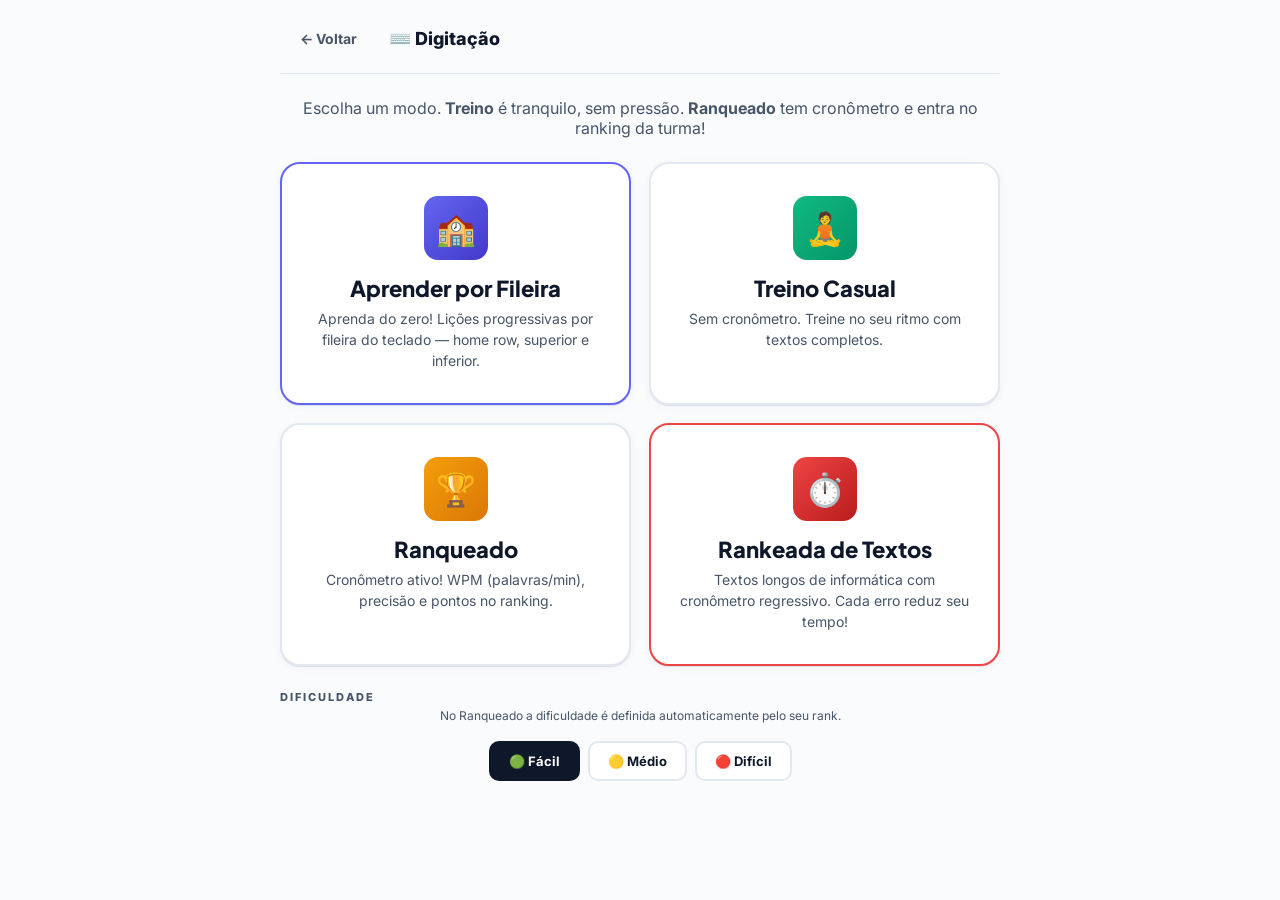
<file: games/digitacao/digitacao.html>
<!DOCTYPE html>
<html lang="pt-BR">
<head>
  <meta charset="UTF-8">
  <meta name="viewport" content="width=device-width, initial-scale=1.0">
  <title>Digitação — Professor Lusca</title>
  <link rel="preconnect" href="https://fonts.googleapis.com">
  <link rel="preconnect" href="https://fonts.gstatic.com" crossorigin>
  <link href="https://fonts.googleapis.com/css2?family=Inter:wght@400;600;700;800&family=JetBrains+Mono:wght@400;700&family=Plus+Jakarta+Sans:wght@700;800;900&display=swap" rel="stylesheet">
  <link rel="stylesheet" href="digitacao.css">
</head>
<body>

<!-- ====================== MENU DIGITAÇÃO ====================== -->
<div class="dig-screen" id="screen-digitacao-menu">
  <div class="container-narrow">
    <div class="top-bar">
      <button class="btn ghost" onclick="voltarPlataforma()">← Voltar</button>
      <div class="top-bar-title">⌨️ Digitação</div>
    </div>

    <p style="text-align:center; color:var(--ink-soft); margin-bottom:24px; font-size:16px;">
      Escolha um modo. <strong>Treino</strong> é tranquilo, sem pressão. <strong>Ranqueado</strong> tem cronômetro e entra no ranking da turma!
    </p>

    <div class="dig-modos">
      <div class="dig-modo-card" style="border-color: #6366F1;" onclick="abrirFileiras()">
        <div class="dig-modo-icon" style="background: linear-gradient(135deg, #6366F1, #4338CA);">🏫</div>
        <div class="dig-modo-titulo">Aprender por Fileira</div>
        <div class="dig-modo-desc">Aprenda do zero! Lições progressivas por fileira do teclado — home row, superior e inferior.</div>
      </div>
      <div class="dig-modo-card treino" onclick="iniciarDigitacao('treino')">
        <div class="dig-modo-icon">🧘</div>
        <div class="dig-modo-titulo">Treino Casual</div>
        <div class="dig-modo-desc">Sem cronômetro. Treine no seu ritmo com textos completos.</div>
      </div>
      <div class="dig-modo-card ranqueado" onclick="iniciarDigitacao('ranqueado')">
        <div class="dig-modo-icon">🏆</div>
        <div class="dig-modo-titulo">Ranqueado</div>
        <div class="dig-modo-desc">Cronômetro ativo! WPM (palavras/min), precisão e pontos no ranking.</div>
      </div>
      <div class="dig-modo-card" style="border-color:#EF4444;" onclick="abrirMenuRankeada()">
        <div class="dig-modo-icon" style="background:linear-gradient(135deg,#EF4444,#B91C1C);">⏱️</div>
        <div class="dig-modo-titulo">Rankeada de Textos</div>
        <div class="dig-modo-desc">Textos longos de informática com cronômetro regressivo. Cada erro reduz seu tempo!</div>
      </div>
    </div>

    <div id="digRankBadge" style="display:none;margin-bottom:8px;"></div>

    <div class="section-titulo" style="margin-top:4px;">DIFICULDADE</div>
    <p style="font-size:12px;color:var(--ink-soft);text-align:center;margin:-8px 0 8px;">
      No Ranqueado a dificuldade é definida automaticamente pelo seu rank.
    </p>
    <div class="dig-nivel-selector" id="digNivelSelector">
      <button class="dig-nivel-btn active" onclick="setDifDig('facil', this)">🟢 Fácil</button>
      <button class="dig-nivel-btn" onclick="setDifDig('medio', this)">🟡 Médio</button>
      <button class="dig-nivel-btn" onclick="setDifDig('dificil', this)">🔴 Difícil</button>
    </div>

    <div id="digHistorico" style="margin-top:32px;"></div>
  </div>
</div>

<!-- ====================== RANKEADA DE TEXTOS — MENU ====================== -->
<div class="dig-screen" id="screen-digitacao-rankeada-menu">
  <div class="container-narrow">
    <div class="top-bar">
      <button class="btn ghost" onclick="abrirMenuDigitacao()">← Voltar</button>
      <div class="top-bar-title">⏱️ Rankeada de Textos</div>
    </div>
    <div id="rankeadaMenuContent"></div>
  </div>
</div>

<!-- ====================== RANKEADA DE TEXTOS — JOGO ====================== -->
<div class="dig-screen" id="screen-digitacao-rankeada">
  <div class="container">
    <div class="top-bar">
      <button class="btn ghost" onclick="sairRankeada()">← Sair</button>
      <div class="top-bar-title" id="rankeadaTopTitle"></div>
    </div>

    <div style="background:var(--bg-2);border-radius:16px;padding:16px 22px;box-shadow:var(--shadow-sm);border:1px solid var(--line);margin-bottom:14px;">
      <div style="display:grid;grid-template-columns:auto 1fr auto auto;gap:16px;align-items:center;margin-bottom:12px;">
        <div style="text-align:center;">
          <div id="rankeadaTimer" style="font-size:36px;font-weight:900;line-height:1;transition:color 0.3s,transform 0.2s;">3:00</div>
          <div style="font-size:10px;font-weight:800;letter-spacing:1.5px;color:var(--ink-soft);">TEMPO</div>
        </div>
        <div style="font-size:12px;color:var(--ink-soft);text-align:center;">⚠️ Cada erro de digitação reduz o tempo!</div>
        <div class="dig-stat"><div class="dig-stat-val" id="rankeadaWpm">0</div><div class="dig-stat-label">WPM</div></div>
        <div class="dig-stat"><div class="dig-stat-val" id="rankeadaProgresso">0%</div><div class="dig-stat-label">PROGRESSO</div></div>
      </div>
      <div style="display:flex;align-items:center;gap:10px;">
        <span style="font-size:9px;font-weight:800;letter-spacing:1px;color:var(--ink-soft);white-space:nowrap;">TEMPO RESTANTE</span>
        <div style="flex:1;height:10px;background:var(--bg-soft);border-radius:5px;overflow:hidden;">
          <div id="rankeadaTimerBar" style="height:100%;background:linear-gradient(90deg,#EF4444,#FBBF24,#10B981);background-size:300% 100%;background-position:right center;border-radius:5px;transition:width 1s linear;width:100%;"></div>
        </div>
      </div>
    </div>

    <div class="dig-texto-box" id="rankeadaTextoBox" style="border-radius:16px;border:2px solid var(--line);background:var(--bg-2);"></div>
    <div class="teclado-virtual" id="rankeadaTeclado" style="margin-top:14px;"></div>
    <div class="teclado-legenda" id="rankeadaTecladoLegenda" style="display:none;">
      <div class="teclado-legenda-item f1">Mindinho</div>
      <div class="teclado-legenda-item f2">Anelar</div>
      <div class="teclado-legenda-item f3">Médio</div>
      <div class="teclado-legenda-item f4">Indicador</div>
      <div class="teclado-legenda-item f5">Polegar</div>
    </div>
    <div id="rankeadaResultado"></div>
  </div>
</div>

<!-- ====================== FILEIRAS — Trilha de Lições ====================== -->
<div class="dig-screen" id="screen-digitacao-fileiras">
  <div class="container-narrow">
    <div class="top-bar">
      <button class="btn ghost" onclick="abrirMenuDigitacao()">← Voltar</button>
      <div class="top-bar-title">⌨️ Aprenda por Fileira</div>
    </div>

    <div class="fileiras-intro">
      <div class="fileiras-intro-icon">🏫</div>
      <div class="fileiras-intro-text">
        <strong>Aprenda digitação do zero!</strong> Cada fileira do teclado tem lições progressivas.
        Comece pela <strong>Fileira do Meio</strong> (a mais importante!), depois a Superior e a Inferior.
        Complete cada lição para desbloquear a próxima. 🎯
      </div>
    </div>

    <div class="fileiras-trilha" id="fileirasTrilha"></div>
  </div>
</div>

<!-- ====================== LIÇÃO DE DIGITAÇÃO ====================== -->
<div class="dig-screen" id="screen-digitacao-licao">
  <div class="container">
    <div class="top-bar">
      <button class="btn ghost" onclick="voltarParaFileiras()">← Sair da lição</button>
      <div class="top-bar-title" id="licaoTopTitle"></div>
    </div>

    <div id="licaoHeader"></div>
    <div id="licaoInstrucao"></div>

    <div class="dig-stats">
      <div class="dig-stat"><div class="dig-stat-val" id="licaoTempo">0s</div><div class="dig-stat-label">TEMPO</div></div>
      <div class="dig-stat"><div class="dig-stat-val" id="licaoAcertos">0</div><div class="dig-stat-label">ACERTOS</div></div>
      <div class="dig-stat"><div class="dig-stat-val" id="licaoPrecisao">100%</div><div class="dig-stat-label">PRECISÃO</div></div>
      <div class="dig-stat"><div class="dig-stat-val" id="licaoProgresso">0%</div><div class="dig-stat-label">PROGRESSO</div></div>
    </div>

    <div class="dig-texto-box" id="licaoTextoBox"></div>
    <div class="teclado-virtual" id="licaoTeclado"></div>
    <div class="teclado-legenda">
      <div class="teclado-legenda-item f1">Mindinho</div>
      <div class="teclado-legenda-item f2">Anelar</div>
      <div class="teclado-legenda-item f3">Médio</div>
      <div class="teclado-legenda-item f4">Indicador</div>
      <div class="teclado-legenda-item f5">Polegar</div>
    </div>
    <div id="licaoResultado"></div>
  </div>
</div>

<!-- ====================== JOGO DIGITAÇÃO ====================== -->
<div class="dig-screen" id="screen-digitacao">
  <div class="container">
    <div class="top-bar">
      <button class="btn ghost" onclick="sairDigitacao()">← Sair</button>
      <div class="top-bar-title" id="digTopTitle"></div>
    </div>

    <div class="dig-stats">
      <div class="dig-stat"><div class="dig-stat-val" id="digTempo">0s</div><div class="dig-stat-label">TEMPO</div></div>
      <div class="dig-stat"><div class="dig-stat-val" id="digWpm">0</div><div class="dig-stat-label">PALAVRAS/MIN</div></div>
      <div class="dig-stat"><div class="dig-stat-val" id="digPrecisao">100%</div><div class="dig-stat-label">PRECISÃO</div></div>
      <div class="dig-stat"><div class="dig-stat-val" id="digErros">0</div><div class="dig-stat-label">ERROS</div></div>
      <div class="dig-stat"><div class="dig-stat-val" id="digProgresso">0%</div><div class="dig-stat-label">PROGRESSO</div></div>
    </div>

    <div style="background:var(--bg-2);border-radius:10px;padding:10px 16px;margin-bottom:14px;border:1px solid var(--line);box-shadow:var(--shadow-sm);">
      <div style="display:flex;justify-content:space-between;align-items:center;margin-bottom:6px;">
        <span style="font-size:10px;font-weight:800;letter-spacing:1.5px;color:var(--ink-soft);">PROGRESSO DO TEXTO</span>
        <span id="digProgressoPct" style="font-size:10px;font-weight:800;color:var(--green);">0%</span>
      </div>
      <div style="height:8px;background:var(--bg-soft);border-radius:4px;overflow:hidden;">
        <div id="digProgressoBar" style="height:100%;width:0%;background:linear-gradient(90deg,#10B981,#3B82F6);border-radius:4px;transition:width 0.3s ease;"></div>
      </div>
    </div>

    <div class="dig-texto-box" id="digTextoBox" style="height:220px;overflow-y:auto;scroll-behavior:smooth;border-radius:16px;border:2px solid var(--line);"></div>
    <div class="teclado-virtual" id="tecladoVirtual" style="margin-top:16px;padding-top:14px;border-top:1px solid var(--line);"></div>
    <div class="teclado-legenda">
      <div class="teclado-legenda-item f1">Mindinho</div>
      <div class="teclado-legenda-item f2">Anelar</div>
      <div class="teclado-legenda-item f3">Médio</div>
      <div class="teclado-legenda-item f4">Indicador</div>
      <div class="teclado-legenda-item f5">Polegar</div>
    </div>

    <div id="digResultado"></div>
  </div>
</div>

<script src="digitacao.js"></script>
</body>
</html>
</file>
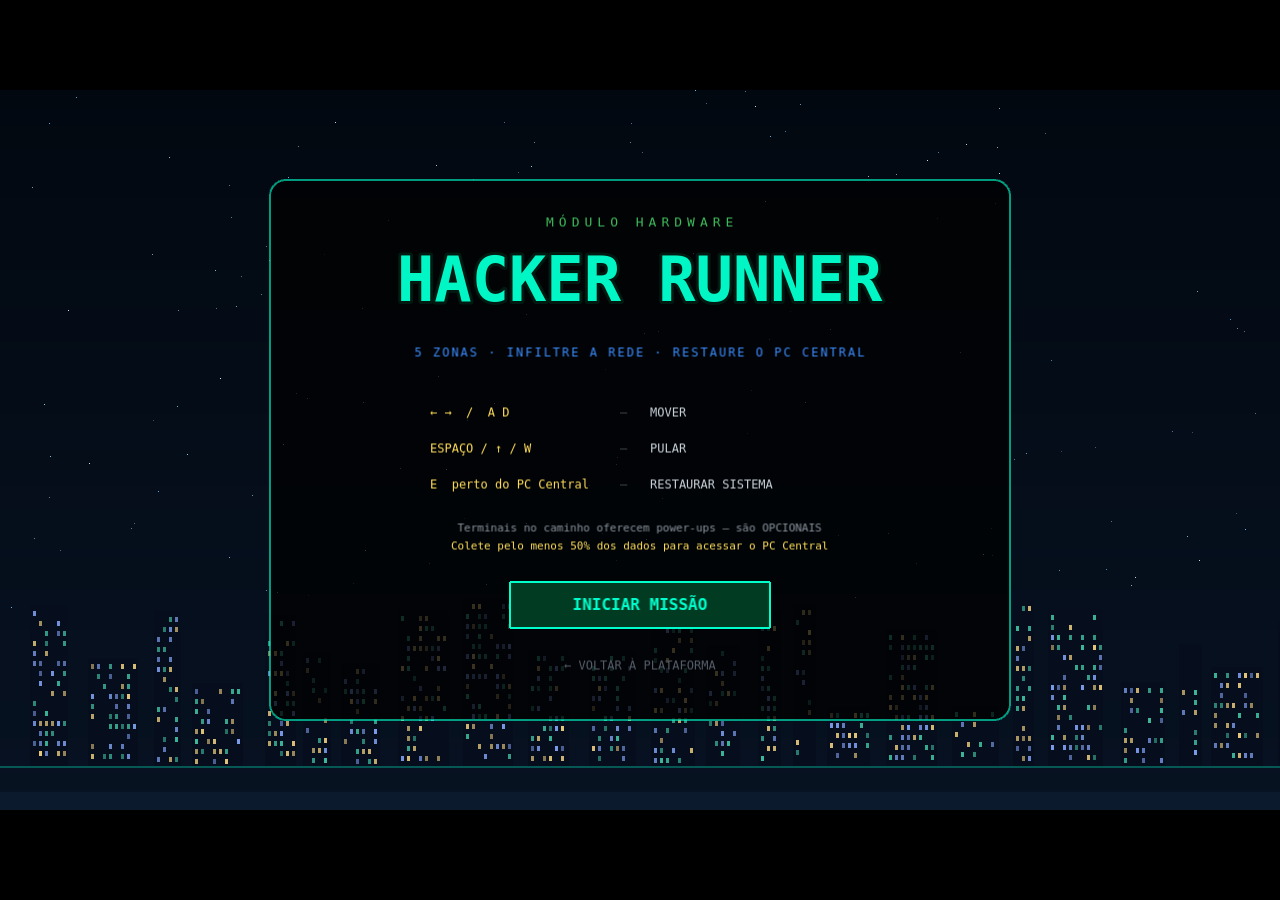
<file: games/hacker-runner/hacker-runner.html>
<!DOCTYPE html>
<html lang="pt-BR">
<head>
  <meta charset="UTF-8">
  <meta name="viewport" content="width=device-width, initial-scale=1.0, user-scalable=no">
  <title>Hacker Runner — Professor Lusca</title>
  <link rel="stylesheet" href="hacker-runner.css">
</head>
<body>
  <div id="gameContainer"></div>
  <div id="mobileControls">
    <div style="display:flex;gap:10px;">
      <button class="mc-btn" id="btnLeft">◀</button>
      <button class="mc-btn" id="btnRight">▶</button>
    </div>
    <button class="mc-btn" style="width:90px;font-size:20px;" id="btnJump">▲ PULAR</button>
  </div>
  <script src="phaser.min.js"></script>
  <script src="hacker-runner.js"></script>
</body>
</html>
</file>
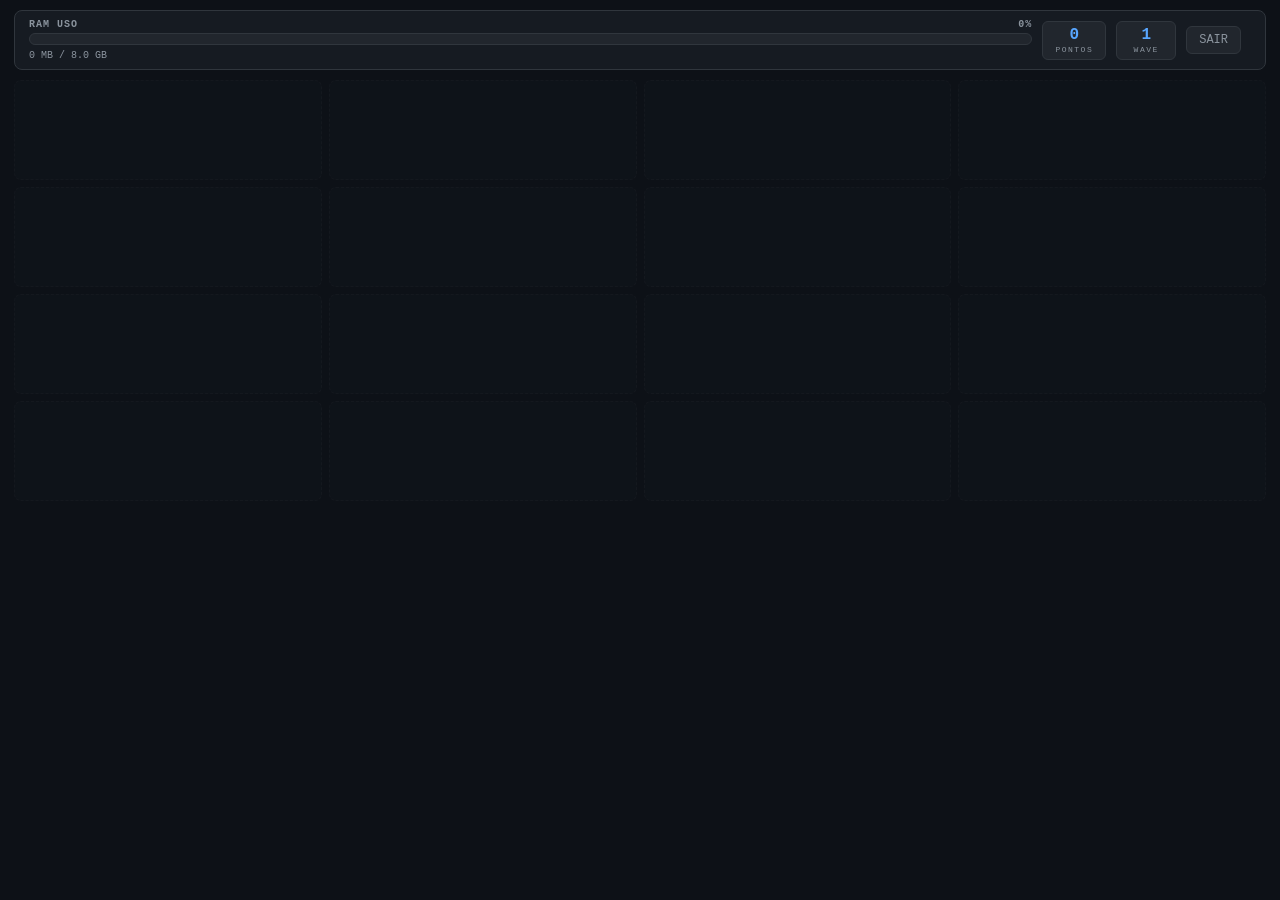
<file: games/ram-manager/ram-manager.html>
<!DOCTYPE html>
<html lang="pt-BR">
<head>
  <meta charset="UTF-8">
  <meta name="viewport" content="width=device-width, initial-scale=1.0">
  <title>RAM Manager — Professor Lusca</title>
  <link rel="preconnect" href="https://fonts.googleapis.com">
  <link rel="stylesheet" href="ram-manager.css">
</head>
<body>
  <div id="ramGameContent" style="height:100%;"></div>
  <script src="ram-manager.js"></script>
</body>
</html>
</file>
<file: games/digitacao/digitacao.css>
/* ── Digitação — standalone page styles ─────────────────────── */
*, *::before, *::after { box-sizing: border-box; margin: 0; padding: 0; }

:root {
  --bg: #FAFBFC;
  --bg-2: #FFFFFF;
  --bg-soft: #F1F5F9;
  --ink: #0F172A;
  --ink-soft: #475569;
  --ink-light: #94A3B8;
  --ink-mute: #CBD5E1;
  --line: #E2E8F0;
  --line-soft: #F1F5F9;
  --shadow-sm: 0 2px 8px rgba(15,23,42,0.04), 0 1px 0 #E2E8F0;
  --shadow: 0 4px 16px rgba(15,23,42,0.06), 0 1px 0 #E2E8F0;
  --shadow-lg: 0 12px 40px -8px rgba(15,23,42,0.12), 0 1px 0 #E2E8F0;
  --shadow-xl: 0 24px 60px -12px rgba(15,23,42,0.18);
  --radius: 20px;
  --radius-sm: 14px;
  --radius-xs: 10px;
  --green: #10B981;
  --green-soft: #D1FAE5;
  --red: #EF4444;
  --red-soft: #FEE2E2;
  --yellow: #F59E0B;
  --yellow-soft: #FEF3C7;
  --blue: #6366F1;
  --blue-soft: #EEF2FF;
}

html, body {
  min-height: 100%;
  font-family: 'Inter', -apple-system, BlinkMacSystemFont, 'Segoe UI', sans-serif;
  font-size: 15px;
  background: var(--bg);
  color: var(--ink);
}

/* ── Screen layout ─────────────────────────────────────────── */
.dig-screen { display: none; min-height: 100vh; padding: 20px 16px 40px; overflow-y: auto; }
.container-narrow { max-width: 720px; margin: 0 auto; }
.container { max-width: 1100px; margin: 0 auto; }

.top-bar {
  display: flex; align-items: center; gap: 12px;
  margin-bottom: 24px; padding-bottom: 16px;
  border-bottom: 1px solid var(--line);
}
.top-bar-title { font-size: 18px; font-weight: 800; flex: 1; }

.btn {
  padding: 8px 18px; border-radius: 10px; border: 2px solid var(--line);
  background: var(--bg-2); font-family: inherit; font-size: 14px;
  font-weight: 700; cursor: pointer; color: var(--ink); transition: all 0.15s;
}
.btn:hover { background: var(--bg-soft); }
.btn.ghost { background: none; border-color: transparent; color: var(--ink-soft); }
.btn.ghost:hover { background: var(--bg-soft); color: var(--ink); }

.section-titulo {
  font-size: 11px; font-weight: 800; letter-spacing: 2px; color: var(--ink-soft);
  margin-bottom: 12px; text-transform: uppercase;
}

/* ── Digitação-specific styles ─────────────────────────────── */
  .dig-modos {
    display: grid; grid-template-columns: repeat(auto-fit, minmax(280px, 1fr));
    gap: 18px; margin-bottom: 24px;
  }
  .dig-modo-card {
    background: var(--bg-2); border-radius: var(--radius); padding: 32px 28px;
    cursor: pointer; transition: all 0.25s ease;
    box-shadow: var(--shadow-sm); text-align: center;
    border: 2px solid var(--line);
  }
  .dig-modo-card:hover { transform: translateY(-4px); box-shadow: var(--shadow-lg); }
  .dig-modo-card.treino:hover { border-color: var(--green); }
  .dig-modo-card.ranqueado:hover { border-color: var(--yellow); }
  .dig-modo-icon {
    width: 64px; height: 64px; border-radius: var(--radius-sm);
    display: flex; align-items: center; justify-content: center;
    margin: 0 auto 14px; font-size: 32px; color: white;
  }
  .dig-modo-card.treino .dig-modo-icon { background: linear-gradient(135deg, #10B981, #059669); }
  .dig-modo-card.ranqueado .dig-modo-icon { background: linear-gradient(135deg, #F59E0B, #D97706); }
  .dig-modo-titulo {
    font-family: 'Plus Jakarta Sans', sans-serif;
    font-size: 22px; font-weight: 800; margin-bottom: 6px;
  }
  .dig-modo-desc { color: var(--ink-soft); font-size: 14px; line-height: 1.5; }

  .dig-nivel-selector {
    display: flex; gap: 8px; margin-top: 18px; justify-content: center; flex-wrap: wrap;
  }
  .dig-nivel-btn {
    padding: 10px 18px; border: 2px solid var(--line); background: var(--bg-2);
    border-radius: 10px; cursor: pointer; font-weight: 700; font-size: 13px;
    font-family: inherit; color: var(--ink);
  }
  .dig-nivel-btn:hover { border-color: var(--ink); }
  .dig-nivel-btn.active { background: var(--ink); color: white; border-color: var(--ink); }

  .dig-stats {
    background: var(--bg-2); border-radius: var(--radius); padding: 16px 20px;
    box-shadow: var(--shadow-sm); display: flex; gap: 20px; justify-content: space-around;
    align-items: center; margin-bottom: 14px; flex-wrap: wrap; border: 1px solid var(--line);
  }
  .dig-stat { text-align: center; }
  .dig-stat-val {
    font-family: 'Plus Jakarta Sans', sans-serif;
    font-size: 26px; font-weight: 900; line-height: 1;
  }
  .dig-stat-label { font-size: 10px; font-weight: 800; letter-spacing: 1.5px; color: var(--ink-soft); margin-top: 4px; }

  .dig-texto-box {
    background: var(--bg-2); border-radius: var(--radius); padding: 28px;
    box-shadow: var(--shadow-sm); margin-bottom: 14px;
    font-family: 'JetBrains Mono', 'Courier New', monospace; font-size: 20px; line-height: 1.9;
    letter-spacing: 0.3px; min-height: 160px; border: 1px solid var(--line);
    word-break: break-word; overflow-wrap: break-word; white-space: normal;
    position: relative;
  }
  #rankeadaTextoBox {
    height: 300px; overflow-y: auto; overflow-x: hidden;
    font-size: 17px; line-height: 2.1; scroll-behavior: smooth;
  }
  .dig-char { color: var(--ink-light); transition: background 0.08s, color 0.08s; border-radius: 3px; }
  .dig-char.done { color: #065F46; background: #D1FAE5; }
  .dig-char.wrong { color: white; background: var(--red); }
  .dig-char.wrong-pass { color: #B91C1C; background: #FEE2E2; }
  .dig-char.current {
    background: var(--ink); color: white;
    animation: piscar 0.9s infinite;
  }
  @keyframes piscar {
    0%, 49% { background: var(--ink); color: white; }
    50%, 100% { background: rgba(99,102,241,0.18); color: var(--ink); }
  }
  @keyframes guia-pulse {
    0%, 100% { r: 12; opacity: 0.4; }
    50% { r: 16; opacity: 0.15; }
  }

  /* Teclado virtual */
  .teclado-virtual {
    background: var(--bg-2); border-radius: var(--radius); padding: 16px;
    box-shadow: var(--shadow-sm); display: flex; flex-direction: column;
    gap: 6px; align-items: center; user-select: none; border: 1px solid var(--line);
  }
  .teclado-linha { display: flex; gap: 5px; }
  .tecla {
    min-width: 42px; height: 42px; border-radius: 8px;
    background: var(--bg-soft); border: 1px solid var(--line);
    display: flex; align-items: center; justify-content: center;
    font-size: 13px; font-weight: 700; color: var(--ink-soft);
    transition: all 0.1s ease; padding: 0 8px;
  }
  .tecla.wide-1\.5 { min-width: 60px; }
  .tecla.wide-2 { min-width: 76px; }
  .tecla.wide-3 { min-width: 280px; }
  /* Cores por dedo */
  .tecla[data-finger="1"] { background: #FEE2E2; border-color: #FECACA; color: #991B1B; }
  .tecla[data-finger="2"] { background: #FEF3C7; border-color: #FDE68A; color: #92400E; }
  .tecla[data-finger="3"] { background: #D1FAE5; border-color: #A7F3D0; color: #065F46; }
  .tecla[data-finger="4"] { background: #DBEAFE; border-color: #BFDBFE; color: #1E40AF; }
  .tecla[data-finger="5"] { background: #EDE9FE; border-color: #DDD6FE; color: #5B21B6; }
  .tecla.next {
    background: linear-gradient(135deg, #FBBF24, #F59E0B) !important;
    border-color: #D97706 !important; color: white !important;
    transform: scale(1.12); box-shadow: 0 8px 20px -4px rgba(245,158,11,0.7);
    animation: pulseKey 0.7s ease-in-out infinite alternate;
  }
  @keyframes pulseKey {
    from { box-shadow: 0 8px 20px -4px rgba(245,158,11,0.5); }
    to   { box-shadow: 0 8px 28px -2px rgba(245,158,11,0.9); }
  }
  .tecla.pressed {
    background: var(--ink) !important; border-color: var(--ink) !important; color: white !important;
    transform: scale(0.88);
  }
  /* legenda dos dedos */
  .teclado-legenda {
    display: flex; gap: 10px; flex-wrap: wrap; justify-content: center;
    margin-top: 10px; font-size: 11px; font-weight: 700;
  }
  .teclado-legenda-item {
    display: flex; align-items: center; gap: 5px; padding: 3px 10px;
    border-radius: 20px; border: 1px solid;
  }
  .teclado-legenda-item.f1 { background:#FEE2E2;border-color:#FECACA;color:#991B1B; }
  .teclado-legenda-item.f2 { background:#FEF3C7;border-color:#FDE68A;color:#92400E; }
  .teclado-legenda-item.f3 { background:#D1FAE5;border-color:#A7F3D0;color:#065F46; }
  .teclado-legenda-item.f4 { background:#DBEAFE;border-color:#BFDBFE;color:#1E40AF; }
  .teclado-legenda-item.f5 { background:#EDE9FE;border-color:#DDD6FE;color:#5B21B6; }

  .dig-completo {
    background: linear-gradient(135deg, var(--green), #047857); color: white;
    border-radius: var(--radius); padding: 36px; text-align: center;
    box-shadow: var(--shadow-xl); margin-top: 14px;
  }

  .dig-ranking-table {
    background: var(--bg-2); border-radius: var(--radius); padding: 20px;
    box-shadow: var(--shadow-sm); margin-top: 14px; border: 1px solid var(--line);
  }
  .dig-ranking-table table { width: 100%; border-collapse: collapse; }
  .dig-ranking-table th, .dig-ranking-table td {
    padding: 10px 12px; text-align: left; border-bottom: 1px solid var(--line);
    font-size: 14px;
  }
  .dig-ranking-table th {
    font-size: 11px; font-weight: 800; letter-spacing: 1.5px; color: var(--ink-soft);
  }
  .dig-ranking-table tr.me { background: var(--yellow-soft); font-weight: 700; }

  /* ============================
     FILEIRAS — Lições por fileira
     ============================ */
  .fileiras-intro {
    background: var(--bg-2); border-radius: var(--radius); padding: 28px 32px;
    box-shadow: var(--shadow-sm); border: 1px solid var(--line); margin-bottom: 24px;
    display: flex; gap: 20px; align-items: center;
  }
  .fileiras-intro-icon {
    font-size: 48px; flex-shrink: 0;
  }
  .fileiras-intro-text { font-size: 15px; color: var(--ink-soft); line-height: 1.6; }
  .fileiras-intro-text strong { color: var(--ink); }

  .fileiras-trilha {
    display: flex; flex-direction: column; gap: 32px;
  }
  .fileira-secao {
    background: var(--bg-2); border-radius: var(--radius); overflow: hidden;
    box-shadow: var(--shadow-sm); border: 1px solid var(--line);
  }
  .fileira-header {
    padding: 20px 28px; display: flex; align-items: center; gap: 16px;
  }
  .fileira-header.meio  { background: linear-gradient(135deg, #6366F1 0%, #4338CA 100%); }
  .fileira-header.superior { background: linear-gradient(135deg, #F97316 0%, #EA580C 100%); }
  .fileira-header.inferior { background: linear-gradient(135deg, #10B981 0%, #059669 100%); }
  .fileira-header.numeros  { background: linear-gradient(135deg, #8B5CF6 0%, #6D28D9 100%); }
  .fileira-header-icon {
    width: 52px; height: 52px; background: rgba(255,255,255,0.2);
    border-radius: var(--radius-sm); display: flex; align-items: center;
    justify-content: center; font-size: 28px; flex-shrink: 0;
  }
  .fileira-header-info { color: white; }
  .fileira-header-tag {
    font-size: 10px; font-weight: 800; letter-spacing: 2px; opacity: 0.8; margin-bottom: 2px;
  }
  .fileira-header-nome {
    font-family: 'Plus Jakarta Sans', sans-serif;
    font-size: 22px; font-weight: 800;
  }
  .fileira-header-teclas {
    font-family: 'JetBrains Mono', monospace;
    font-size: 14px; opacity: 0.85; margin-top: 2px; letter-spacing: 2px;
  }
  .fileira-header-prog {
    margin-left: auto; text-align: right; color: white;
  }
  .fileira-header-prog-val {
    font-family: 'Plus Jakarta Sans', sans-serif;
    font-size: 26px; font-weight: 900; line-height: 1;
  }
  .fileira-header-prog-label {
    font-size: 10px; font-weight: 700; opacity: 0.8; letter-spacing: 1.5px;
  }

  .licoes-grid {
    display: grid; grid-template-columns: repeat(auto-fill, minmax(130px, 1fr));
    gap: 12px; padding: 20px;
  }
  .licao-card {
    border-radius: var(--radius-sm); padding: 16px 12px; text-align: center;
    cursor: pointer; transition: all 0.2s ease; position: relative;
    border: 2px solid var(--line); background: var(--bg-soft);
  }
  .licao-card:hover:not(.locked) { transform: translateY(-3px); box-shadow: var(--shadow); }
  .licao-card.locked { opacity: 0.45; cursor: not-allowed; }
  .licao-card.done { border-color: var(--green); background: var(--green-soft); }
  .licao-card.current { border-color: var(--blue); background: var(--blue-soft);
    box-shadow: 0 0 0 3px rgba(99,102,241,0.2); }
  .licao-num {
    font-family: 'Plus Jakarta Sans', sans-serif;
    font-size: 22px; font-weight: 900; margin-bottom: 4px;
    color: var(--ink-soft);
  }
  .licao-card.done .licao-num { color: var(--green); }
  .licao-card.current .licao-num { color: var(--blue); }
  .licao-tipo {
    font-size: 10px; font-weight: 800; letter-spacing: 1.5px; color: var(--ink-soft);
    margin-bottom: 6px;
  }
  .licao-teclas {
    font-family: 'JetBrains Mono', monospace;
    font-size: 16px; font-weight: 700; color: var(--ink);
  }
  .licao-stars {
    margin-top: 6px; font-size: 13px;
  }
  .licao-card .lock-icon {
    position: absolute; top: 8px; right: 8px; font-size: 12px;
  }

  /* Teclado com destaque de fileira */
  .tecla.row-meio { background: rgba(99,102,241,0.15); border-color: rgba(99,102,241,0.4); color: #4338CA; }
  .tecla.row-superior { background: rgba(249,115,22,0.15); border-color: rgba(249,115,22,0.4); color: #EA580C; }
  .tecla.row-inferior { background: rgba(16,185,129,0.15); border-color: rgba(16,185,129,0.4); color: #059669; }
  .tecla.row-numeros { background: rgba(139,92,246,0.15); border-color: rgba(139,92,246,0.4); color: #6D28D9; }
  .tecla.lesson-key {
    background: linear-gradient(135deg, #6366F1, #4338CA) !important;
    border-color: #4338CA !important; color: white !important;
    font-weight: 900 !important; transform: scale(1.08);
    box-shadow: 0 4px 12px -2px rgba(99,102,241,0.5) !important;
  }
  .tecla.lesson-key.row-superior {
    background: linear-gradient(135deg, #F97316, #EA580C) !important;
    border-color: #EA580C !important; box-shadow: 0 4px 12px -2px rgba(249,115,22,0.5) !important;
  }
  .tecla.lesson-key.row-inferior {
    background: linear-gradient(135deg, #10B981, #059669) !important;
    border-color: #059669 !important; box-shadow: 0 4px 12px -2px rgba(16,185,129,0.5) !important;
  }

  .licao-instrucao {
    background: var(--blue-soft); border: 2px solid rgba(99,102,241,0.3);
    border-radius: var(--radius-sm); padding: 16px 20px; margin-bottom: 14px;
    display: flex; gap: 12px; align-items: flex-start;
  }
  .licao-instrucao.meio { background: rgba(99,102,241,0.08); border-color: rgba(99,102,241,0.3); }
  .licao-instrucao.superior { background: rgba(249,115,22,0.08); border-color: rgba(249,115,22,0.3); }
  .licao-instrucao.inferior { background: rgba(16,185,129,0.08); border-color: rgba(16,185,129,0.3); }
  .licao-instrucao-icon { font-size: 28px; flex-shrink: 0; margin-top: 2px; }
  .licao-instrucao-text { font-size: 15px; line-height: 1.6; }
  .licao-instrucao-text strong { font-weight: 800; }
  .licao-keys-destaque {
    display: flex; gap: 8px; flex-wrap: wrap; margin: 10px 0;
  }
  .licao-key-chip {
    background: var(--ink); color: white;
    font-family: 'JetBrains Mono', monospace;
    font-size: 18px; font-weight: 700;
    padding: 6px 14px; border-radius: 8px;
    box-shadow: 0 3px 0 rgba(0,0,0,0.3);
  }
  .licao-key-chip.meio { background: #6366F1; }
  .licao-key-chip.superior { background: #F97316; }
  .licao-key-chip.inferior { background: #10B981; }

  .dig-licao-header {
    background: linear-gradient(135deg, #6366F1 0%, #4338CA 100%);
    color: white; border-radius: var(--radius); padding: 20px 28px;
    margin-bottom: 16px; display: flex; align-items: center; gap: 16px;
  }
  .dig-licao-header.superior { background: linear-gradient(135deg, #F97316 0%, #EA580C 100%); }
  .dig-licao-header.inferior { background: linear-gradient(135deg, #10B981 0%, #059669 100%); }
  /* Caixas de caracteres da lição */
  .char-boxes {
    display: flex; flex-wrap: wrap; gap: 4px;
    padding: 24px; font-family: 'JetBrains Mono', 'Courier New', monospace;
    font-size: 22px; line-height: 1.4;
    background: var(--bg-2); border-radius: var(--radius);
    box-shadow: var(--shadow-sm); border: 1px solid var(--line);
    min-height: 120px;
  }
  .char-box {
    display: inline-flex; align-items: center; justify-content: center;
    width: 32px; height: 38px; border-radius: 6px;
    color: var(--ink-light); transition: background 0.08s, color 0.08s;
    border: 2px solid transparent;
  }
  .char-box.space-char { width: 18px; }
  .char-box.done { color: #065F46; background: #D1FAE5; }
  .char-box.wrong { color: white; background: var(--red); }
  .char-box.current {
    background: var(--ink); color: white; border-color: var(--ink);
    animation: piscar 0.9s infinite;
  }

  .dig-licao-header-num {
    width: 56px; height: 56px; background: rgba(255,255,255,0.2);
    border-radius: var(--radius-sm); display: flex; align-items: center;
    justify-content: center; font-family: 'Plus Jakarta Sans', sans-serif;
    font-size: 26px; font-weight: 900; flex-shrink: 0;
  }
  .dig-licao-header-info { flex: 1; }
  .dig-licao-header-titulo {
    font-family: 'Plus Jakarta Sans', sans-serif;
    font-size: 20px; font-weight: 800;
  }
  .dig-licao-header-sub { font-size: 13px; opacity: 0.8; margin-top: 2px; }
  .dig-licao-estrelas {
    font-size: 22px; letter-spacing: 2px;
  }

  @media (max-width: 720px) {
    .home-hero { grid-template-columns: 1fr; padding: 32px 24px; }
    .home-title { font-size: 36px; }
    .home-illustration { min-height: 180px; }
    .dash-header { grid-template-columns: 1fr; text-align: center; }
    .dash-header > * { margin: 0 auto !important; }
    .paint-layout { grid-template-columns: 1fr; }
    .quiz-q-text { font-size: 20px; }
    .aula-pagina { padding: 28px 20px; }
    .aula-hero-emoji { font-size: 70px; }
  }
  @media (max-width: 600px) {
    .tecla { min-width: 28px; height: 32px; font-size: 11px; padding: 0 4px; }
    .tecla.wide-1\.5 { min-width: 42px; }
    .tecla.wide-2 { min-width: 56px; }
    .tecla.wide-3 { min-width: 160px; }
    .dig-texto-box { font-size: 16px; padding: 20px; }
    .memoria-grid { grid-template-columns: repeat(3, 1fr); }
    .caca-grid { grid-template-columns: repeat(2, 1fr); }
  }
</file>
<file: games/hacker-runner/hacker-runner.css>
/* ── Hacker Runner — styles ─────────────────────────────────── */
*, *::before, *::after { box-sizing: border-box; margin: 0; padding: 0; }

html, body {
  margin: 0;
  padding: 0;
  background: #000;
  overflow: hidden;
}

/* position:fixed garante dimensões em px antes do Phaser inicializar */
#gameContainer {
  position: fixed;
  inset: 0;
  background: #000;
}

#gameContainer canvas {
  display: block;
  image-rendering: pixelated;
  image-rendering: crisp-edges;
}

/* Controles touch (mobile) */
#mobileControls {
  display: none;
  position: fixed;
  bottom: 0;
  left: 0;
  right: 0;
  padding: 10px 20px 18px;
  justify-content: space-between;
  align-items: flex-end;
  z-index: 20;
  pointer-events: none;
}

@media (pointer: coarse) {
  #mobileControls { display: flex; }
}

.mc-btn {
  pointer-events: all;
  background: rgba(0, 255, 204, 0.10);
  border: 2px solid rgba(0, 255, 204, 0.32);
  border-radius: 12px;
  color: #00FFCC;
  font-family: monospace;
  font-size: 26px;
  font-weight: 900;
  width: 72px;
  height: 72px;
  cursor: pointer;
  user-select: none;
  -webkit-user-select: none;
  touch-action: none;
  display: flex;
  align-items: center;
  justify-content: center;
}

.mc-btn:active { background: rgba(0, 255, 204, 0.28); }
</file>
<file: games/ram-manager/ram-manager.css>
/* ── RAM Manager — standalone game styles ────────────────────── */
*, *::before, *::after { box-sizing: border-box; margin: 0; padding: 0; }

html, body {
  background: #0D1117;
  height: 100%;
  overflow: hidden;
  font-family: 'JetBrains Mono', 'Courier New', monospace;
}

@keyframes ramPulse { from { opacity:1; } to { opacity:0.5; } }
@keyframes ramSpawn { from { opacity:0; transform:scale(0.7); } to { opacity:1; transform:scale(1); } }
@keyframes ramKill  { from { opacity:1; transform:scale(1); } to { opacity:0; transform:scale(1.3); } }

.ram-arcade-wrap {
  display: flex; flex-direction: column;
  height: 100vh;
  background: #0D1117; color: #E6EDF3;
  font-family: 'JetBrains Mono', 'Courier New', monospace;
  padding: 10px 14px; box-sizing: border-box; user-select: none;
}

.ram-hud {
  display: grid; grid-template-columns: 1fr auto auto auto auto; gap: 10px;
  align-items: center;
  background: #161B22; border: 1px solid #30363D; border-radius: 8px;
  padding: 8px 14px; margin-bottom: 10px; flex-shrink: 0;
}
.ram-hud-bar-wrap { display: flex; flex-direction: column; gap: 3px; }
.ram-hud-bar-label { display: flex; justify-content: space-between;
  font-size: 10px; font-weight: 700; letter-spacing: 1px; color: #8B949E; }
.ram-hud-bar-track { height: 12px; background: #21262D; border-radius: 6px;
  overflow: hidden; border: 1px solid #30363D; }
.ram-hud-bar-fill { height: 100%; border-radius: 6px;
  transition: width 0.15s linear, background 0.3s; background: #238636; }
.ram-hud-bar-fill.warn { background: #D29922; }
.ram-hud-bar-fill.crit { background: #DA3633; animation: ramPulse 0.3s ease infinite alternate; }
.ram-hud-stat { background: #21262D; border: 1px solid #30363D;
  border-radius: 6px; padding: 5px 12px; text-align: center; min-width: 60px; }
.ram-hud-stat-val { font-size: 16px; font-weight: 900; color: #58A6FF; line-height: 1; }
.ram-hud-stat-lbl { font-size: 8px; letter-spacing: 1.5px; color: #8B949E;
  text-transform: uppercase; margin-top: 2px; }

.ram-slots {
  display: grid; grid-template-columns: repeat(4, 1fr); gap: 7px;
  flex: 1; overflow-y: auto; align-content: start;
}
.ram-slot {
  background: #161B22; border: 1px solid #30363D; border-radius: 7px;
  padding: 8px 10px; display: flex; flex-direction: column; gap: 5px;
  cursor: default; min-height: 100px;
}
.ram-slot.active { border-color: #388BFD; cursor: pointer; animation: ramSpawn 0.2s ease; }
.ram-slot.active:hover { background: #1C2128; border-color: #58A6FF; }
.ram-slot.active.virus { border-color: #DA3633; }
.ram-slot.active.virus:hover { background: #1C0E0E; }
.ram-slot.killing { animation: ramKill 0.2s ease forwards; pointer-events: none; }
.ram-slot.empty { border-style: dashed; opacity: 0.2; }
.ram-slot-pid { font-size: 8px; color: #8B949E; letter-spacing: 1px; }
.ram-slot-name { font-size: 11px; font-weight: 700; color: #E6EDF3;
  white-space: nowrap; overflow: hidden; text-overflow: ellipsis; }
.ram-slot.virus .ram-slot-name { color: #FF7B72; }
.ram-slot-mb { font-size: 9px; color: #8B949E; }
.ram-slot-bar-track { height: 5px; background: #21262D; border-radius: 3px; overflow: hidden; }
.ram-slot-bar-fill { height: 100%; border-radius: 3px; background: #388BFD;
  transition: width 0.15s linear; }
.ram-slot.virus .ram-slot-bar-fill { background: #DA3633; }
.ram-slot-type { font-size: 8px; letter-spacing: 1px; font-weight: 700; text-transform: uppercase; }
.ram-slot.virus .ram-slot-type { color: #FF7B72; }
.ram-slot:not(.virus) .ram-slot-type { color: #3FB950; }

.ram-gameover-overlay {
  position: fixed; inset: 0; background: rgba(13,17,23,0.96);
  display: flex; flex-direction: column; align-items: center;
  justify-content: center; gap: 14px; z-index: 10;
}
.ram-go-title { font-size: 28px; font-weight: 900; color: #DA3633; letter-spacing: 2px; }
.ram-go-sub { font-size: 13px; color: #8B949E; }
.ram-go-score { font-size: 44px; font-weight: 900; color: #58A6FF; }
.ram-go-btns { display: flex; gap: 10px; flex-wrap: wrap; justify-content: center; }
.ram-go-btn { background: #238636; border: 1px solid #2EA043; color: white;
  font-family: inherit; font-size: 13px; font-weight: 700;
  padding: 9px 24px; border-radius: 6px; cursor: pointer; letter-spacing: 1px; }
.ram-go-btn:hover { background: #2EA043; }
.ram-go-btn.secondary { background: #21262D; border-color: #30363D; color: #E6EDF3; }
.ram-go-btn.secondary:hover { background: #30363D; }
.ram-wave-toast {
  position: fixed; top: 70px; left: 50%; transform: translateX(-50%);
  background: #161B22; border: 1px solid #388BFD; border-radius: 6px;
  padding: 6px 20px; font-size: 12px; font-weight: 700; color: #58A6FF;
  letter-spacing: 2px; z-index: 999; animation: ramSpawn 0.3s ease;
  pointer-events: none;
}
</file>
